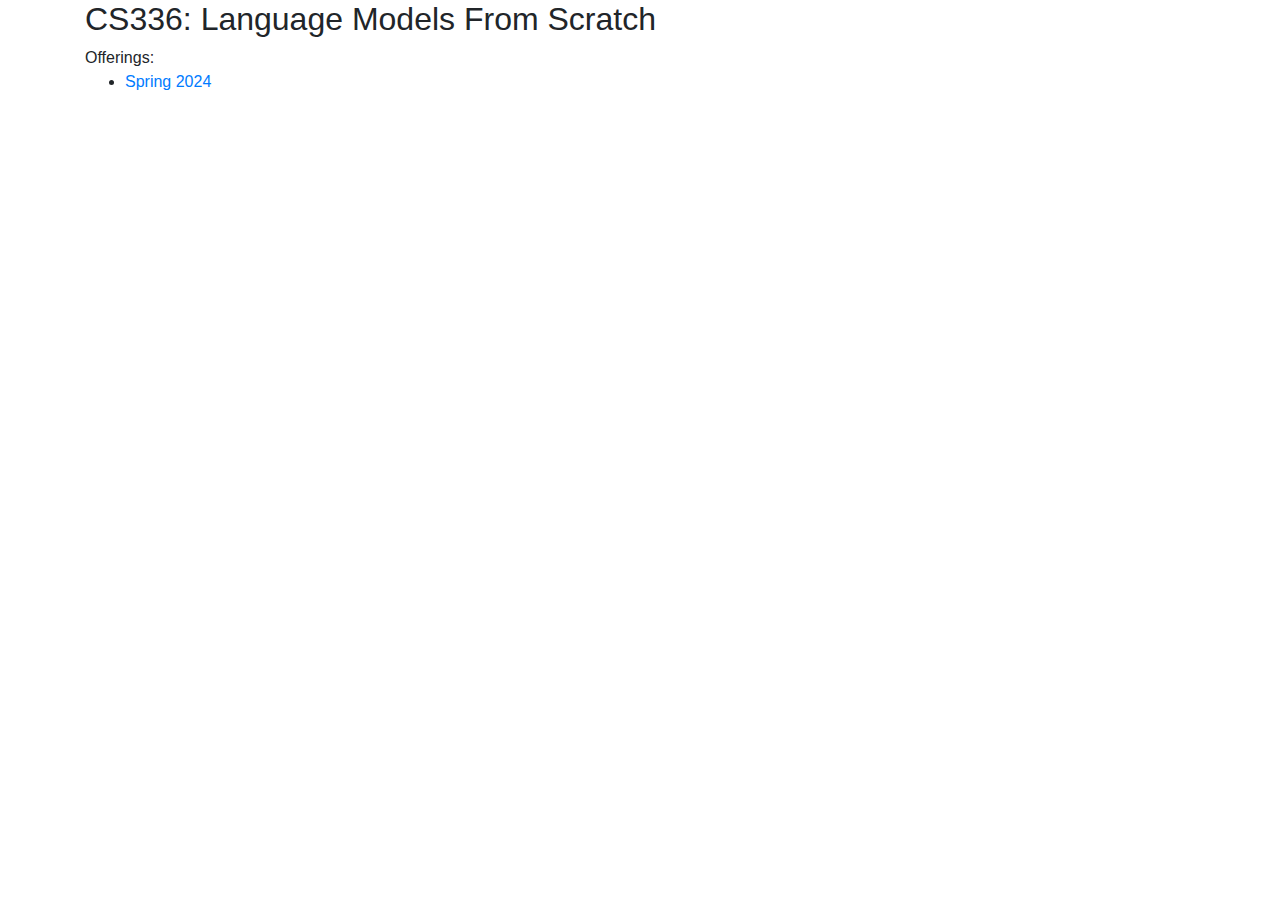
<file: index.html>
<!DOCTYPE html>
<html>
<head>
  <link rel="stylesheet" href="https://maxcdn.bootstrapcdn.com/bootstrap/4.0.0/css/bootstrap.min.css" integrity="sha384-Gn5384xqQ1aoWXA+058RXPxPg6fy4IWvTNh0E263XmFcJlSAwiGgFAW/dAiS6JXm" crossorigin="anonymous">
</head>

<body>
  <div class="container">
    <div class="row">
      <div class="col-sm-12">
        <h2>CS336: Language Models From Scratch</h2>
        Offerings:
        <ul>
          <li><a href="spring2024">Spring 2024</a></li>
        </ul>
      </div>
    </div>
  </div>
</body>
</html>
</file>
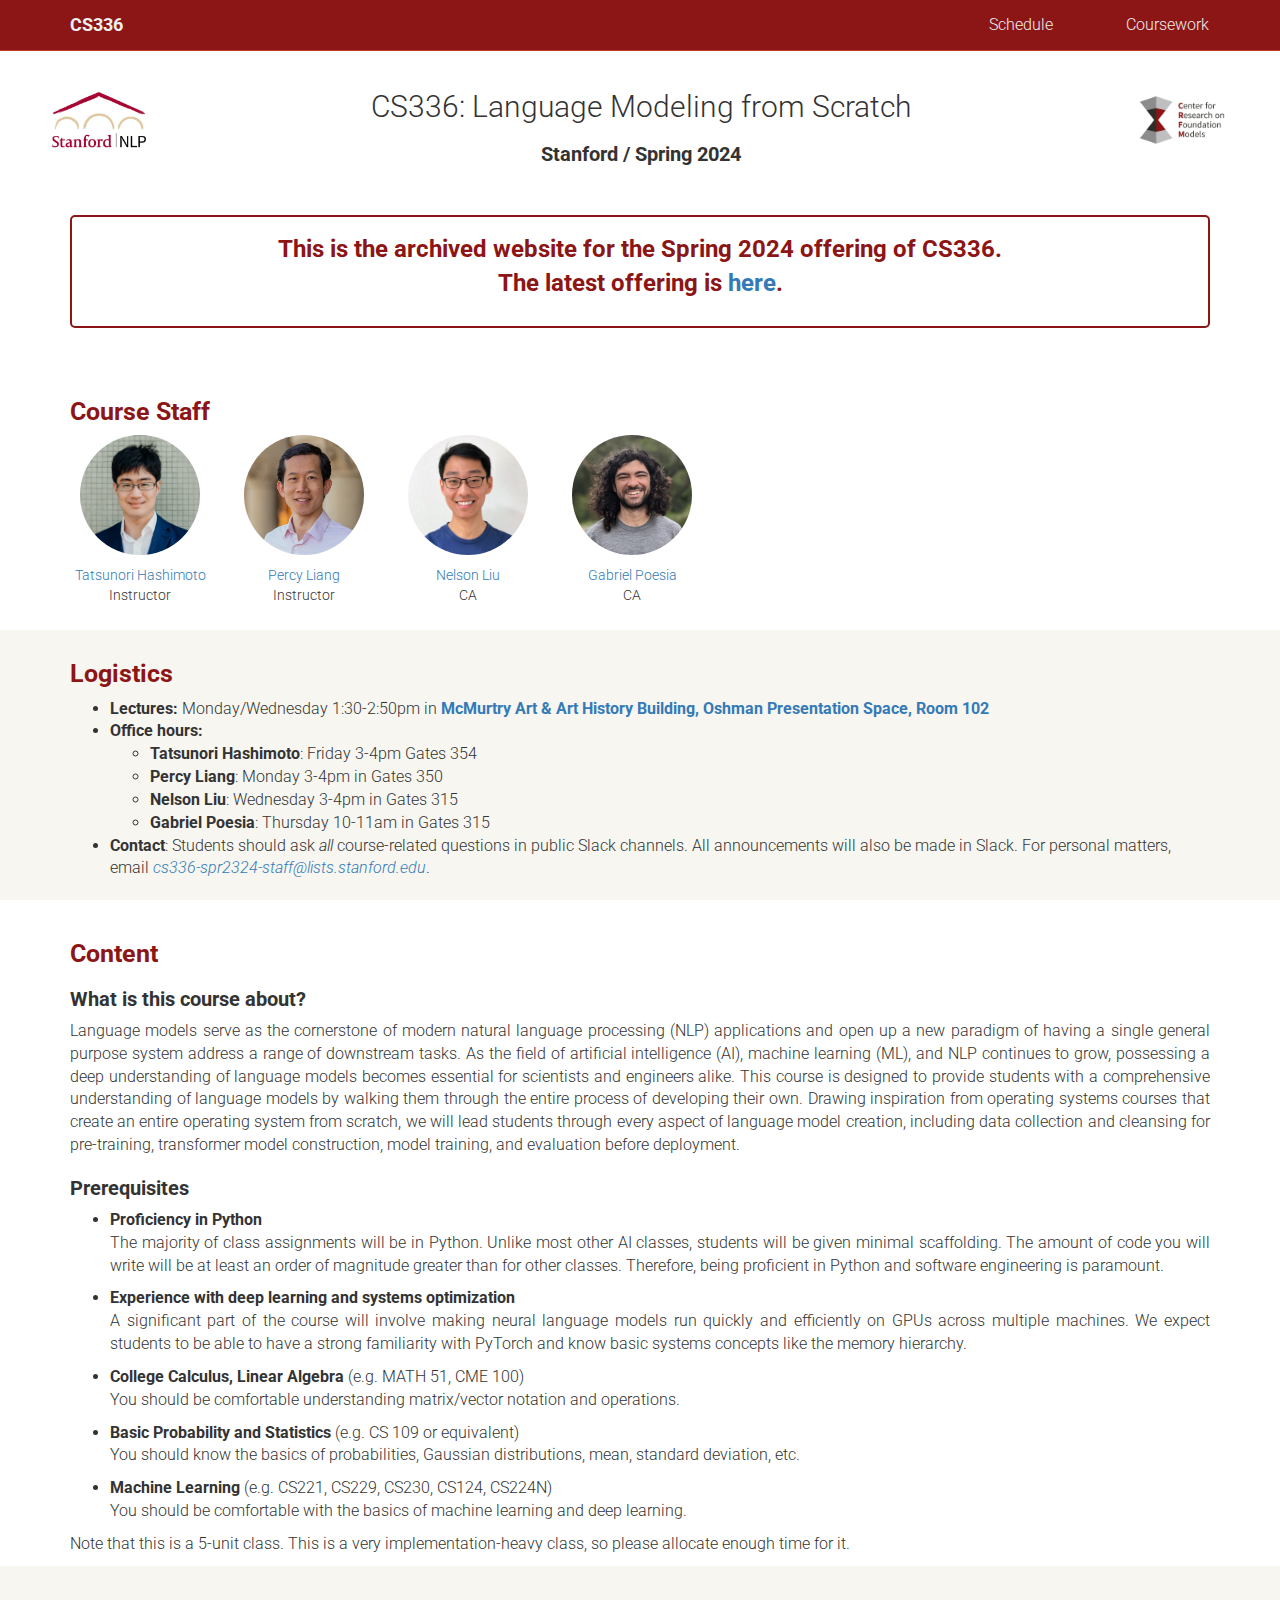
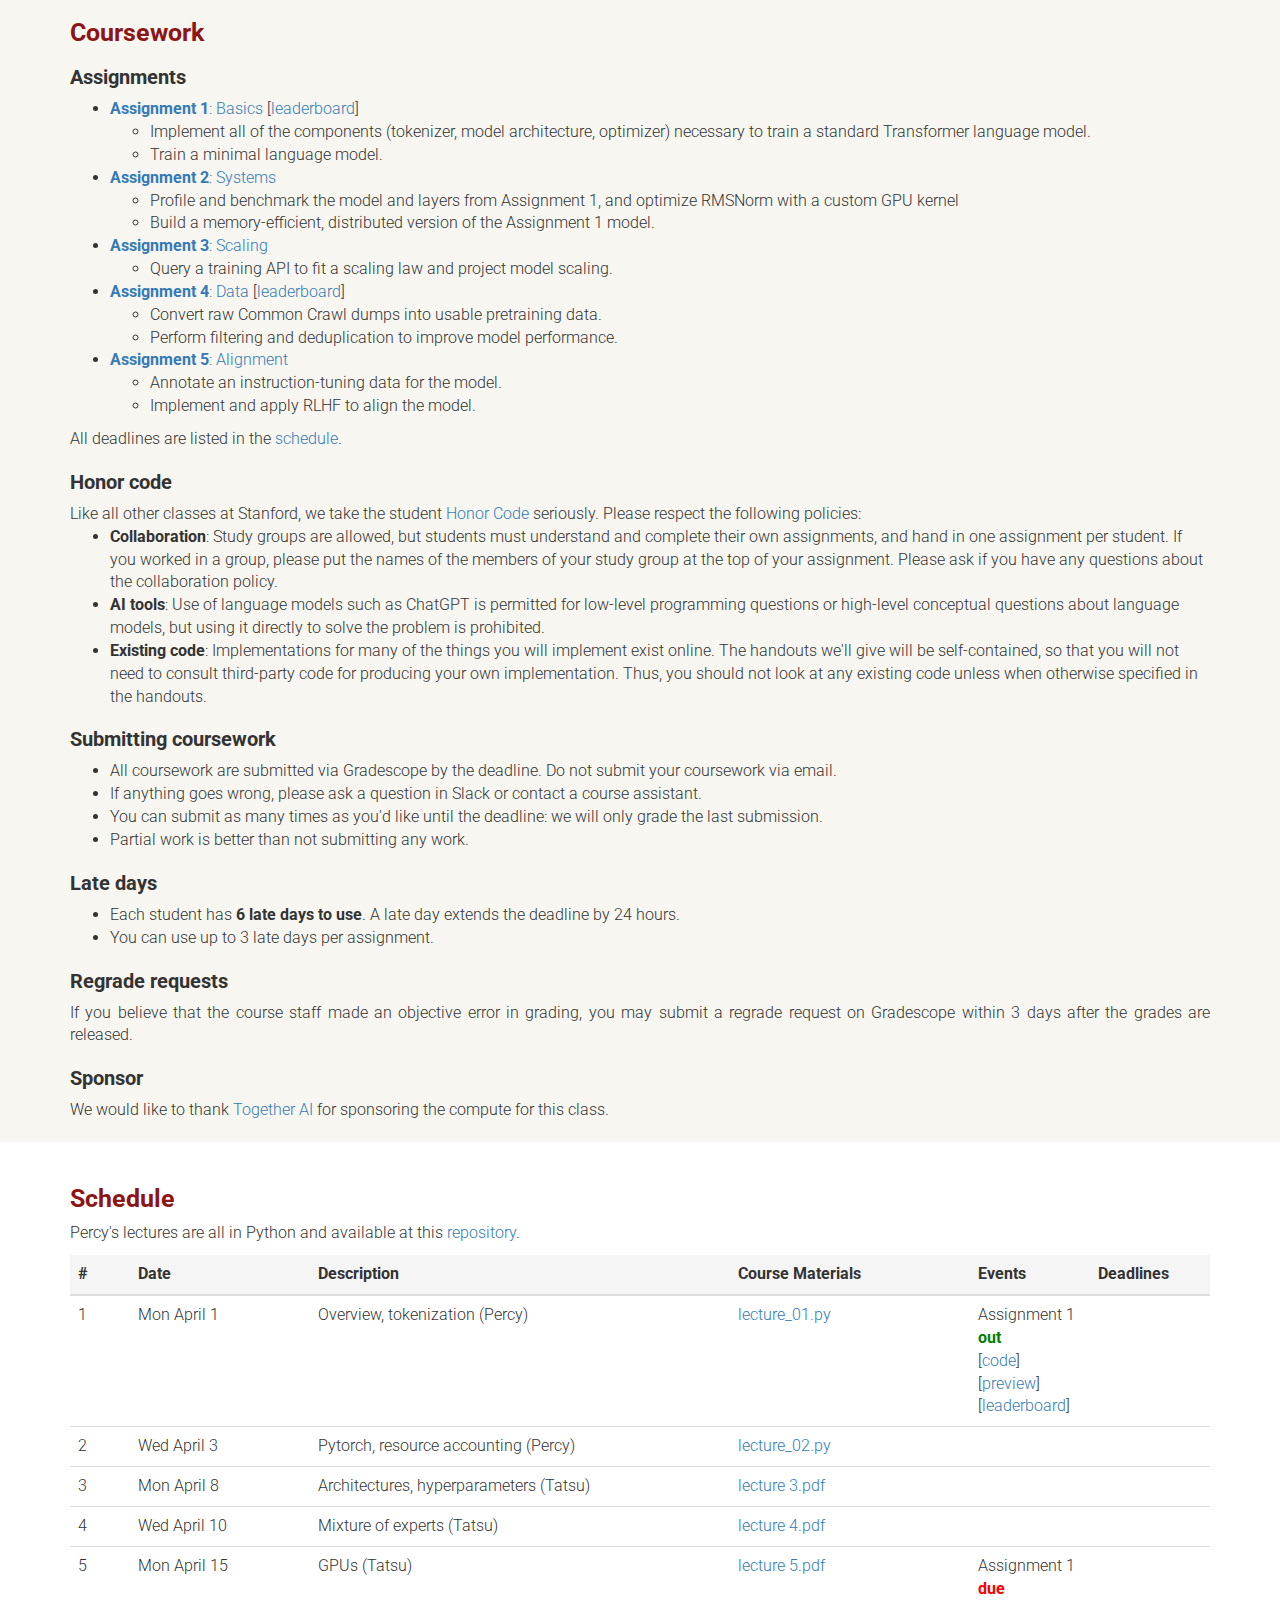
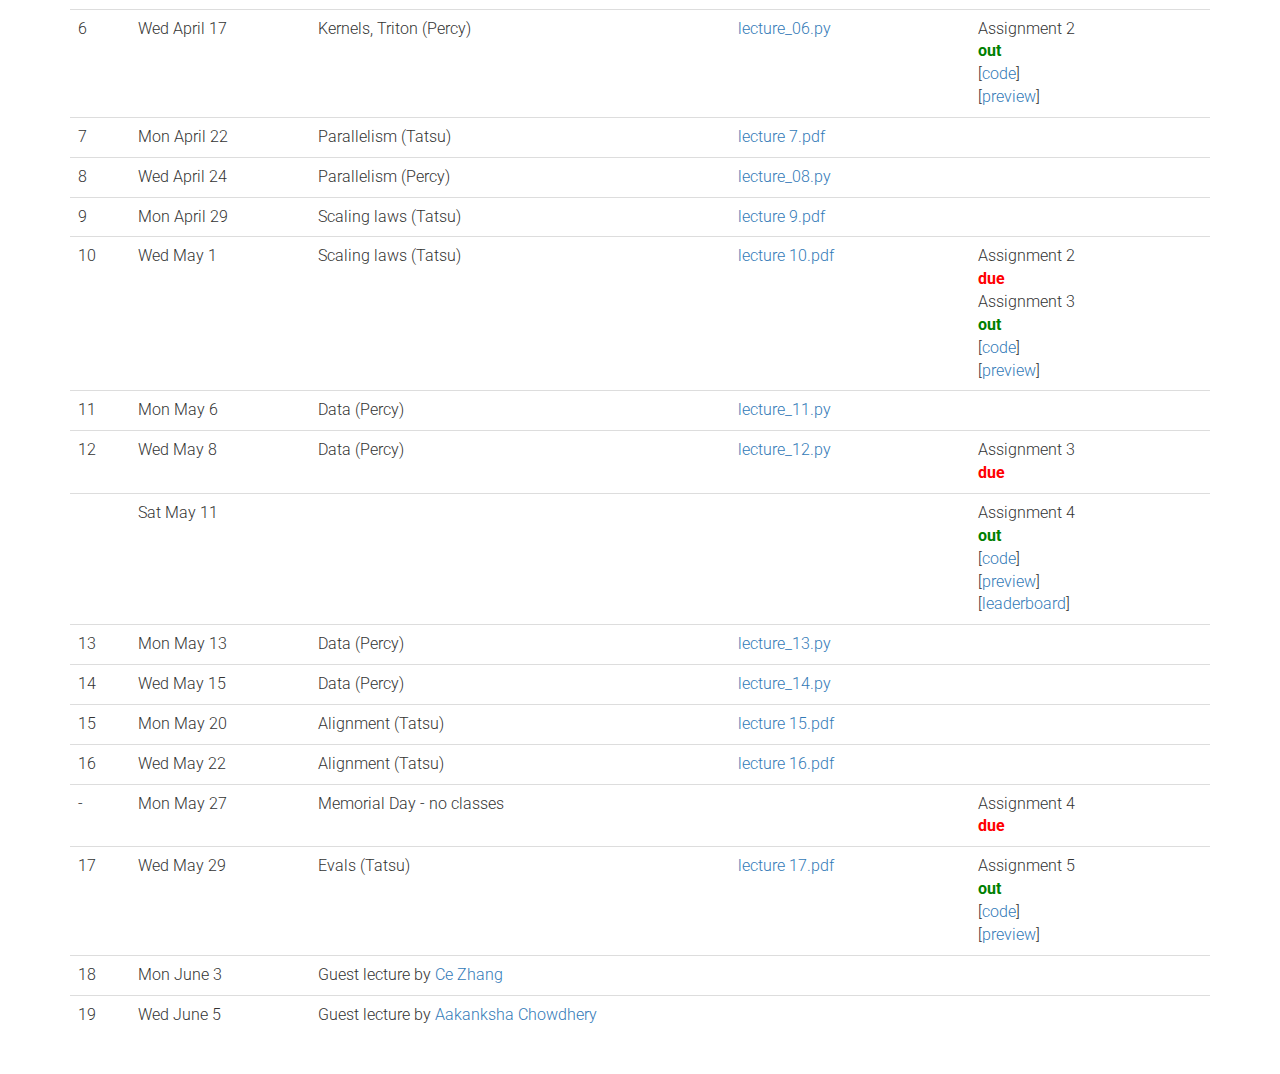
<file: spring2024/index.html>
<!DOCTYPE html>
<html lang="en">
  <head>
    <meta charset="utf-8">
    <meta http-equiv="X-UA-Compatible" content="IE=edge">
    <meta name="viewport" content="width=device-width, initial-scale=1">
    <title>Stanford CS336 | Language Modeling from Scratch (2024)</title>
    <meta
      name="description"
      content="Archived course website for Stanford CS336: Language Modeling from Scratch (Spring 2024), including schedule, assignments, logistics, and materials."
    >
    <meta
      name="robots"
      content="index,follow,max-snippet:-1,max-image-preview:large,max-video-preview:-1"
    >
    <meta name="author" content="Stanford CS336 Staff">
    <link rel="canonical" href="https://cs336.stanford.edu/spring2024/">
    <meta property="og:locale" content="en_US">
    <meta property="og:type" content="website">
    <meta property="og:title" content="Stanford CS336 | Language Modeling from Scratch (Spring 2024 Archive)">
    <meta
      property="og:description"
      content="Archived course website for Stanford CS336: Language Modeling from Scratch (Spring 2024), including schedule, assignments, logistics, and materials."
    >
    <meta property="og:url" content="https://cs336.stanford.edu/spring2024/">
    <meta property="og:site_name" content="Stanford CS336">
    <meta
      property="og:image"
      content="https://cs336.stanford.edu/assets/images/stanford-nlp-logo-new.jpg"
    >
    <meta
      property="og:image:alt"
      content="Stanford CS336 Spring 2024 archived course website"
    >
    <meta name="twitter:card" content="summary_large_image">
    <meta
      name="twitter:title"
      content="Stanford CS336 | Language Modeling from Scratch (Spring 2024 Archive)"
    >
    <meta
      name="twitter:description"
      content="Archived course website for Stanford CS336: Language Modeling from Scratch (Spring 2024), including schedule, assignments, logistics, and materials."
    >
    <meta
      name="twitter:image"
      content="https://cs336.stanford.edu/assets/images/stanford-nlp-logo-new.jpg"
    >
    <meta
      name="twitter:image:alt"
      content="Stanford CS336 Spring 2024 archived course website"
    >
    <link rel="preconnect" href="https://fonts.googleapis.com">
    <link rel="preconnect" href="https://fonts.gstatic.com" crossorigin>
    <script type="application/ld+json">
      {
        "@context": "https://schema.org",
        "@type": "Course",
        "name": "CS336: Language Modeling from Scratch (Spring 2024)",
        "courseCode": "CS336",
        "description": "Archived Stanford CS336 Spring 2024 materials for a hands-on course on building and understanding modern language models from scratch.",
        "provider": {
          "@type": "CollegeOrUniversity",
          "name": "Stanford University",
          "url": "https://www.stanford.edu"
        },
        "url": "https://cs336.stanford.edu/spring2024/",
        "inLanguage": "en"
      }
    </script>
    <!-- bootstrap -->
    <link rel="stylesheet" href="https://maxcdn.bootstrapcdn.com/bootstrap/3.2.0/css/bootstrap.min.css">
    <!-- Google fonts -->
    <link href='https://fonts.googleapis.com/css?family=Roboto:400,300' rel='stylesheet' type='text/css'>
    <link rel="stylesheet" type="text/css" href="./style.css" />
    <link rel="stylesheet" href="https://maxcdn.bootstrapcdn.com/font-awesome/4.4.0/css/font-awesome.min.css">
  </head>
  <body>
    <nav class="navbar navbar-default navbar-fixed-top">
      <div class="container">
        <div class="navbar-header">
          <a class="navbar-brand brand" href="index.html">CS336</a>
          <button type="button" class="navbar-toggle collapsed" data-toggle="collapse" data-target="#bs-example-navbar-collapse-1" aria-expanded="false">
            <span class="icon-bar"></span>
            <span class="icon-bar"></span>
            <span class="icon-bar"></span>
          </button>
        </div>
        <div class="collapse navbar-collapse" id="bs-example-navbar-collapse-1">
          <ul class="nav navbar-nav navbar-right">
            <li class="navbar-right">
              <a href="#coursework">Coursework</a>
            </li>
            <li class="navbar-right">
              <a href="#schedule">Schedule</a>
            </li>
          </ul>
        </div>
      </div>
    </nav>
    <div id="header" style="text-align:center">
      <a href="https://nlp.stanford.edu/">
        <img
          src="/assets/images/stanford-nlp-logo-new.jpg"
          class="logo-left"
          alt="Stanford Natural Language Processing Group logo"
        >
      </a>
      <a href="https://crfm.stanford.edu">
        <img
          src="/assets/images/crfm-rgb.png"
          class="logo-right"
          alt="Stanford Center for Research on Foundation Models logo"
        >
      </a>
      <h1>CS336: Language Modeling from Scratch</h1>
      <h3>Stanford / Spring 2024</h3>
    </div>
    <!-- Intro -->
    <div class="container sec" id="intro">
      <div style="border: 2px solid #8c1515; padding: 15px; border-radius: 5px; margin: 20px 0;">
        <p style="text-align: center;">
        <font style="color: #8c1515; font-weight: bold; font-size: 24px;"> 
          This is the archived website for the Spring 2024 offering of CS336. 
          <br>
          The latest offering is <a href="/">here</a>.
        </font>
        </p>
      </div>
    </div>
    <!-- Staff Info -->
    <div class="container sec" id="people">
      <!-- <div class="row"> -->
      <div class="col">
        <h2>Course Staff</h2>
        <div class="instructor">
          <a href="https://thashim.github.io/">
            <div class="instructorphoto">
              <img src="/assets/images/thashim.jpeg" alt="Tatsunori Hashimoto headshot">
            </div>
            <div>Tatsunori Hashimoto</div>
          </a>
          <div>Instructor</div>
        </div>
        <div class="instructor">
          <a href="https://cs.stanford.edu/~pliang/">
            <div class="instructorphoto">
              <img src="/assets/images/pliang.jpeg" alt="Percy Liang headshot">
            </div>
            <div>Percy Liang</div>
          </a>
          <div>Instructor</div>
        </div>
        <div class="instructor">
          <a href="https://cs.stanford.edu/~nfliu/">
            <div class="instructorphoto">
              <img src="/assets/images/nfliu.jpg" alt="Nelson Liu headshot">
            </div>
            <div>Nelson Liu</div>
          </a>
          <div>CA</div>
        </div>
        <div class="instructor">
          <a href="https://gpoesia.com/">
            <div class="instructorphoto">
              <img src="/assets/images/poesia.jpeg" alt="Gabriel Poesia headshot">
            </div>
            <div>Gabriel Poesia</div>
          </a>
          <div>CA</div>
        </div>
      </div>
    </div>
    <!-- Logistics -->
    <div class="sechighlight">
      <div class="container sec" id="logistics">
        <h2>Logistics</h2>
        <ul>
          <li>
            <b>Lectures:</b> Monday/Wednesday 1:30-2:50pm in <b><a href="https://campus-map.stanford.edu/?srch=Oshman%20Hall">McMurtry Art & Art History Building, Oshman Presentation Space, Room 102</a></b></li>
          <li>
            <b>Office hours:</b>
            <ul>
              <li>
                <b>Tatsunori Hashimoto</b>: Friday 3-4pm Gates 354
              </li>
              <li>
                <b>Percy Liang</b>: Monday 3-4pm in Gates 350
              </li>
              <li>
                <b>Nelson Liu</b>: Wednesday 3-4pm in Gates 315
              </li>
              <li>
                <b>Gabriel Poesia</b>: Thursday 10-11am in Gates 315
              </li>
            </ul>
          </li>
          <li>
            <b>Contact</b>:
            Students should ask <i>all</i> course-related questions in public Slack channels.
            All announcements will also be made in Slack.
            For personal matters,
            email <a href="mailto:cs336-spr2324-staff@lists.stanford.edu">
              <i>cs336-spr2324-staff@lists.stanford.edu</i></a>.
          </li>
        </ul>
      </div>
    </div>
  <!-- Content -->
  <div class="container sec" id="content">
    <h2>Content</h2>
    <h3>What is this course about?</h3>
    <p> Language models serve as the cornerstone of modern natural language processing (NLP) applications and open up a new paradigm of having a single general purpose system address a range of downstream tasks. As the field of artificial intelligence (AI), machine learning (ML), and NLP continues to grow, possessing a deep understanding of language models becomes essential for scientists and engineers alike. This course is designed to provide students with a comprehensive understanding of language models by walking them through the entire process of developing their own. Drawing inspiration from operating systems courses that create an entire operating system from scratch, we will lead students through every aspect of language model creation, including data collection and cleansing for pre-training, transformer model construction, model training, and evaluation before deployment. </p>
    <h3>Prerequisites</h3>
    <ul>
      <li>
        <b>Proficiency in Python</b>
        <p>The majority of class assignments will be in Python.
        Unlike most other AI classes,
        students will be given minimal scaffolding.
        The amount of code you will write will be at least an order of magnitude
        greater than for other classes.
        Therefore, being proficient in Python and software engineering is paramount.</p>
      </li>
      <li>
        <b>Experience with deep learning and systems optimization</b>
        <p> A significant part of the course will involve making neural language models run quickly and efficiently on GPUs across multiple machines. We expect students to be able to have a strong familiarity with PyTorch and know basic systems concepts like the memory hierarchy.
      <li>
        <b>College Calculus, Linear Algebra</b> (e.g. MATH 51, CME 100) <p>You should be comfortable understanding matrix/vector notation and operations.</p>
      </li>
      <li>
        <b>Basic Probability and Statistics</b> (e.g. CS 109 or equivalent) <p>You should know the basics of probabilities, Gaussian distributions, mean, standard deviation, etc.</p>
      </li>
      <li>
        <b>Machine Learning</b> (e.g. CS221, CS229, CS230, CS124, CS224N) <p>You should be comfortable with the basics of machine learning and deep learning.</p>
      </li>
    </ul>
    <p>
    Note that this is a 5-unit class.
    This is a very implementation-heavy class, so please allocate enough time for it.
    </p>
  </div>
  <!-- Coursework -->
  <!-- Note the margin-top:-20px and the <br> serve to make the #coursework hyperlink display correctly (with the h2 header visible) -->
  <div class="sechighlight">
    <div class="container sec" id="coursework" style="margin-top:-20px">
      <br>
      <h2>Coursework</h2>
      <h3>Assignments</h3>
      <ul>
        <li>
          <a href="https://github.com/stanford-cs336/spring2024-assignment1-basics"><b>Assignment 1</b>: Basics</a> [<a href="https://github.com/stanford-cs336/spring2024-assignment1-basics-leaderboard">leaderboard</a>]</li>
        <ul>
          <li> Implement all of the components (tokenizer, model architecture, optimizer) necessary to train a standard Transformer language model. </li>
          <li> Train a minimal language model.</li>
        </ul>
	      <li><a href="https://github.com/stanford-cs336/spring2024-assignment2-systems"><b>Assignment 2</b>: Systems</a></li>
	      <ul>
          <li>Profile and benchmark the model and layers from Assignment 1, and optimize RMSNorm with a custom GPU kernel</li>
          <li>Build a memory-efficient, distributed version of the Assignment 1 model.</li>
        </ul>
        <li><a href="https://github.com/stanford-cs336/spring2024-assignment3-scaling"><b>Assignment 3</b>: Scaling</a></li>
<ul>
          <li> Query a training API to fit a scaling law and project model scaling. </li>
        </ul>
        <li><a href="https://github.com/stanford-cs336/spring2024-assignment4-data"><b>Assignment 4</b>: Data</a> [<a href="https://github.com/stanford-cs336/spring2024-assignment4-data-leaderboard">leaderboard</a>]</li>
        <ul>
          <li> Convert raw Common Crawl dumps into usable pretraining data. </li>
          <li> Perform filtering and deduplication to improve model performance. </li>
        </ul>
        <li><a href="https://github.com/stanford-cs336/spring2024-assignment5-alignment"><b>Assignment 5</b>: Alignment</li></a>
        <ul>
          <li> Annotate an instruction-tuning data for the model. </li>
          <li> Implement and apply RLHF to align the model. </li>
        </ul>
      </ul>
      All deadlines are listed in the <a href="#schedule">schedule</a>.

      <h3>Honor code</h3>
        Like all other classes at Stanford, we take the student <a href="https://ed.stanford.edu/academics/masters-handbook/honor-code">Honor Code</a> seriously.
        Please respect the following policies:
        <ul>
          <li>
            <b>Collaboration</b>: Study groups are allowed, but students must understand and complete their own assignments, and hand in one assignment per student.
            If you worked in a group, please put the names of the members of your study group at the top of your assignment.
            Please ask if you have any questions about the collaboration policy.
          </li>
          <li>
            <b>AI tools</b>: Use of language models such as ChatGPT is permitted for low-level programming questions or high-level conceptual questions about language models, but using it directly to solve the problem is prohibited.
          </li>
          <li>
            <b>Existing code</b>: Implementations for many of the things you will implement exist online.
            The handouts we'll give will be self-contained, so that you will not need to consult third-party code for producing your own implementation.
	    Thus, you should not look at any existing code unless when otherwise specified in the handouts.
          </li>
        </ul>

      <h3>Submitting coursework</h3>
      <ul>
        <li>All coursework are submitted via Gradescope by the deadline. Do not submit your coursework via email.</li>
        <li>If anything goes wrong, please ask a question in Slack or contact a course assistant.</li>
        <li>You can submit as many times as you'd like until the deadline: we will only grade the last submission.</li>
        <li>Partial work is better than not submitting any work.</li>
      </ul>
      <h3>Late days</h3>
      <ul>
        <li>Each student has <b>6 late days to use</b>. A late day extends the deadline by 24 hours. </li>
	<li>You can use up to 3 late days per assignment.</li>
      </ul>
      <h3>Regrade requests</h3>
      <p>If you believe that the course staff made an objective error in grading, you may submit a regrade request on Gradescope within 3 days after the grades are released.</p>
      <h3>Sponsor</h3>
      <p>We would like to thank <a href="https://together.ai">Together AI</a> for sponsoring the compute for this class.</p>
    </div>
  </div>
  <!-- Schedule -->
  <!-- Note the margin-top:-20px and the <br> serve to make the #schedule hyperlink display correctly (with the h2 header visible) -->
  <div class="container sec" id="schedule" style="margin-top:-20px">
    <br>
    <h2>Schedule</h2>
    <p>
      Percy's lectures are all in Python and available at this
      <a href="https://github.com/stanford-cs336/spring2024-lectures">repository</a>.
    </p>

    <table class="table">
      <colgroup>
        <col style="width:5%">
        <col style="width:15%">
        <col style="width:35%">
        <col style="width:20%">
        <col style="width:10%">
        <col style="width:10%">
      </colgroup>
      <thead>
        <tr class="active">
          <th>#</th>
          <th>Date</th>
          <th>Description</th>
          <th>Course Materials</th>
          <th>Events</th>
          <th>Deadlines</th>
        </tr>
      </thead>
      <tbody>
        <tr>
          <td> 1 </td>
          <td> Mon April 1 </td>
          <td> Overview, tokenization (Percy) </td>
          <td> <a href="https://github.com/stanford-cs336/spring2024-lectures/blob/main/lecture_01.py">lecture_01.py</a> </td>
          <td>
            Assignment 1 <b><font color="green">out</font></b>
            <br>
            [<a href="https://github.com/stanford-cs336/spring2024-assignment1-basics">code</a>]
            <br>
            [<a href="https://github.com/stanford-cs336/spring2024-assignment1-basics/blob/master/cs336_spring2024_assignment1_basics.pdf">preview</a>]
            <br>
            [<a href="https://github.com/stanford-cs336/spring2024-assignment1-basics-leaderboard">leaderboard</a>]
          </td>
          <td></td>
        </tr>
        <tr>
          <td> 2 </td>
          <td>Wed April 3</td>
          <td> Pytorch, resource accounting (Percy) </td>
          <td> <a href="https://github.com/stanford-cs336/spring2024-lectures/blob/main/lecture_02.py">lecture_02.py</a> </td>
          <td></td>
          <td></td>
        </tr>
        <tr>
          <td> 3 </td>
          <td> Mon April 8 </td>
          <td> Architectures, hyperparameters (Tatsu) </td>
          <td> <a href="https://github.com/stanford-cs336/spring2024-lectures/blob/main/nonexecutable/Lecture%203%20-%20architecture.pdf">lecture 3.pdf</a></td>
          <td></td>
          <td></td>
        </tr>
        <tr>
          <td> 4 </td>
          <td>Wed April 10</td>
          <td> Mixture of experts (Tatsu) </td>
          <td> <a href="https://github.com/stanford-cs336/spring2024-lectures/blob/main/nonexecutable/Lecture%204%20-%20details%20%2B%20MoEs.pdf">lecture 4.pdf</a></td>
          <td></td>
          <td></td>
        </tr>
        <tr>
          <td> 5 </td>
          <td> Mon April 15 </td>
          <td>GPUs (Tatsu)</td>
          <td> <a href="https://github.com/stanford-cs336/spring2024-lectures/blob/main/nonexecutable/Lecture%205%20-%20GPUs.pdf">lecture 5.pdf</a></td>
          <td>Assignment 1 <b><font color="red">due</font></b></td>
          <td></td>
        </tr>
        <tr>
          <td> 6 </td>
          <td>Wed April 17</td>
          <td>Kernels, Triton (Percy)</td>
          <td> <a href="https://github.com/stanford-cs336/spring2024-lectures/blob/main/lecture_06.py">lecture_06.py</a> </td>
          <td>Assignment 2 <b><font color="green">out</font></b>
            <br>
            [<a href="https://github.com/stanford-cs336/spring2024-assignment2-systems">code</a>]
            <br>
            [<a href="https://github.com/stanford-cs336/spring2024-assignment2-systems/blob/master/cs336_spring2024_assignment2_systems.pdf">preview</a>]
	        </td>
          <td></td>
        </tr>
        <tr>
          <td> 7 </td>
          <td>Mon April 22</td>
          <td>Parallelism (Tatsu)</td>
          <td> <a href="https://github.com/stanford-cs336/spring2024-lectures/blob/main/nonexecutable/Lecture%207%20-%20Parallelism%20basics.pdf">lecture 7.pdf</a></td>
          <td></td>
          <td></td>
        </tr>
        <tr>
          <td> 8 </td>
          <td>Wed April 24</td>
          <td>Parallelism (Percy)</td>
          <td> <a href="https://github.com/stanford-cs336/spring2024-lectures/blob/main/lecture_08.py">lecture_08.py</a> </td>
          <td></td>
          <td></td>
        </tr>
        <tr>
          <td> 9 </td>
          <td>Mon April 29</td>
          <td>Scaling laws (Tatsu)</td>
          <td> <a href="https://github.com/stanford-cs336/spring2024-lectures/blob/main/nonexecutable/Lecture%209%20-%20Scaling%20laws%20basics.pdf">lecture 9.pdf</a></td>
          <td></td>
          <td></td>
        </tr>
        <tr>
          <td> 10 </td>
          <td>Wed May 1</td>
          <td>Scaling laws (Tatsu)</td>
          <td><a href="https://github.com/stanford-cs336/spring2024-lectures/blob/main/nonexecutable/Lecture%2010%20-%20Scaling%20details.pdf">lecture 10.pdf</a></td>
          <td>
            Assignment 2 <b><font color="red">due</font></b>
            <br/>
            Assignment 3 <b><font color="green">out</font></b>
            <br>
            [<a href="https://github.com/stanford-cs336/spring2024-assignment3-scaling">code</a>]
            <br>
            [<a href="https://github.com/stanford-cs336/spring2024-assignment3-scaling/blob/master/cs336_spring2024_assignment3_scaling.pdf">preview</a>]
          </td>
          <td></td>
        </tr>
        <tr>
          <td> 11 </td>
          <td>Mon May 6</td>
          <td>Data (Percy)</td>
          <td> <a href="https://github.com/stanford-cs336/spring2024-lectures/blob/main/lecture_11.py">lecture_11.py</a> </td>
          <td></td>
          <td></td>
        </tr>
        <tr>
          <td> 12 </td>
          <td>Wed May 8</td>
          <td>Data (Percy)</td>
          <td> <a href="https://github.com/stanford-cs336/spring2024-lectures/blob/main/lecture_12.py">lecture_12.py</a> </td>
          <td>Assignment 3 <b><font color="red">due</font></b></td>
          <td></td>
        </tr>
        <tr>
          <td></td>
          <td>Sat May 11</td>
          <td></td>
          <td></td>
          <td>
            Assignment 4 <b><font color="green">out</font></b>
            <br>
            [<a href="https://github.com/stanford-cs336/spring2024-assignment4-data">code</a>]
            <br>
            [<a href="https://github.com/stanford-cs336/spring2024-assignment4-data/blob/master/cs336_spring2024_assignment4_data.pdf">preview</a>]
            <br>
            [<a href="https://github.com/stanford-cs336/spring2024-assignment4-data-leaderboard">leaderboard</a>]
          </td>
          <td></td>
        </tr>
        <tr>
          <td> 13 </td>
          <td>Mon May 13</td>
          <td>Data (Percy)</td>
          <td> <a href="https://github.com/stanford-cs336/spring2024-lectures/blob/main/lecture_13.py">lecture_13.py</a> </td>
          <td></td>
          <td></td>
        </tr>
        <tr>
          <td> 14 </td>
          <td>Wed May 15</td>
          <td>Data (Percy)</td>
          <td> <a href="https://github.com/stanford-cs336/spring2024-lectures/blob/main/lecture_14.py">lecture_14.py</a> </td>
          <td></td>
          <td></td>
        </tr>
        <tr>
          <td> 15 </td>
          <td>Mon May 20</td>
          <td>Alignment (Tatsu)</td>
          <td> <a href="https://github.com/stanford-cs336/spring2024-lectures/blob/main/nonexecutable/Lecture%2015%20-%20Alignment%20by%20SFT.pdf">lecture 15.pdf</a></td>
          <td></td>
          <td></td>
        </tr>
        <tr>
          <td> 16 </td>
          <td>Wed May 22</td>
          <td>Alignment (Tatsu)</td>
          <td> <a href="https://github.com/stanford-cs336/spring2024-lectures/blob/main/nonexecutable/Lecture%2016%20-%20Alignment%20by%20RLHF.pdf">lecture 16.pdf</a></td>
          <td></td>
          <td></td>
        </tr>
        <tr>
          <td> - </td>
          <td>Mon May 27</td>
          <td>Memorial Day - no classes</td>
          <td></td>
          <td>Assignment 4 <b><font color="red">due</font></b></td>
          <td></td>
        </tr>
        <tr>
          <td> 17 </td>
          <td>Wed May 29</td>
          <td>Evals (Tatsu)</td>
          <td> <a href="https://github.com/stanford-cs336/spring2024-lectures/blob/main/nonexecutable/Lecture%2017%20-%20Evals.pdf">lecture 17.pdf</a></td>
          <td>
            Assignment 5 <b><font color="green">out</font></b>
            <br>
            [<a href="https://github.com/stanford-cs336/spring2024-assignment5-alignment">code</a>]
            <br>
            [<a href="https://github.com/stanford-cs336/spring2024-assignment5-alignment/blob/master/cs336_spring2024_assignment5_alignment.pdf">preview</a>]
          </td>
          <td></td>
        </tr>
        <tr>
          <td> 18 </td>
          <td>Mon June 3</td>
          <td>Guest lecture by <a href="https://zhangce.github.io/">Ce Zhang</a></td>
          <td></td>
          <td></td>
          <td></td>
        </tr>
        <tr>
          <td> 19 </td>
          <td>Wed June 5</td>
          <td>Guest lecture by <a href="https://www.achowdhery.com">Aakanksha Chowdhery</a></td>
          <td></td>
          <td></td>
          <td></td>
        </tr>
      </tbody>
    </table>
  </div>
  <!-- jQuery and Bootstrap -->
  <script src="https://ajax.googleapis.com/ajax/libs/jquery/1.11.1/jquery.min.js"></script>
  <script src="https://maxcdn.bootstrapcdn.com/bootstrap/3.2.0/js/bootstrap.min.js"></script>
  </body>
</html>
</file>
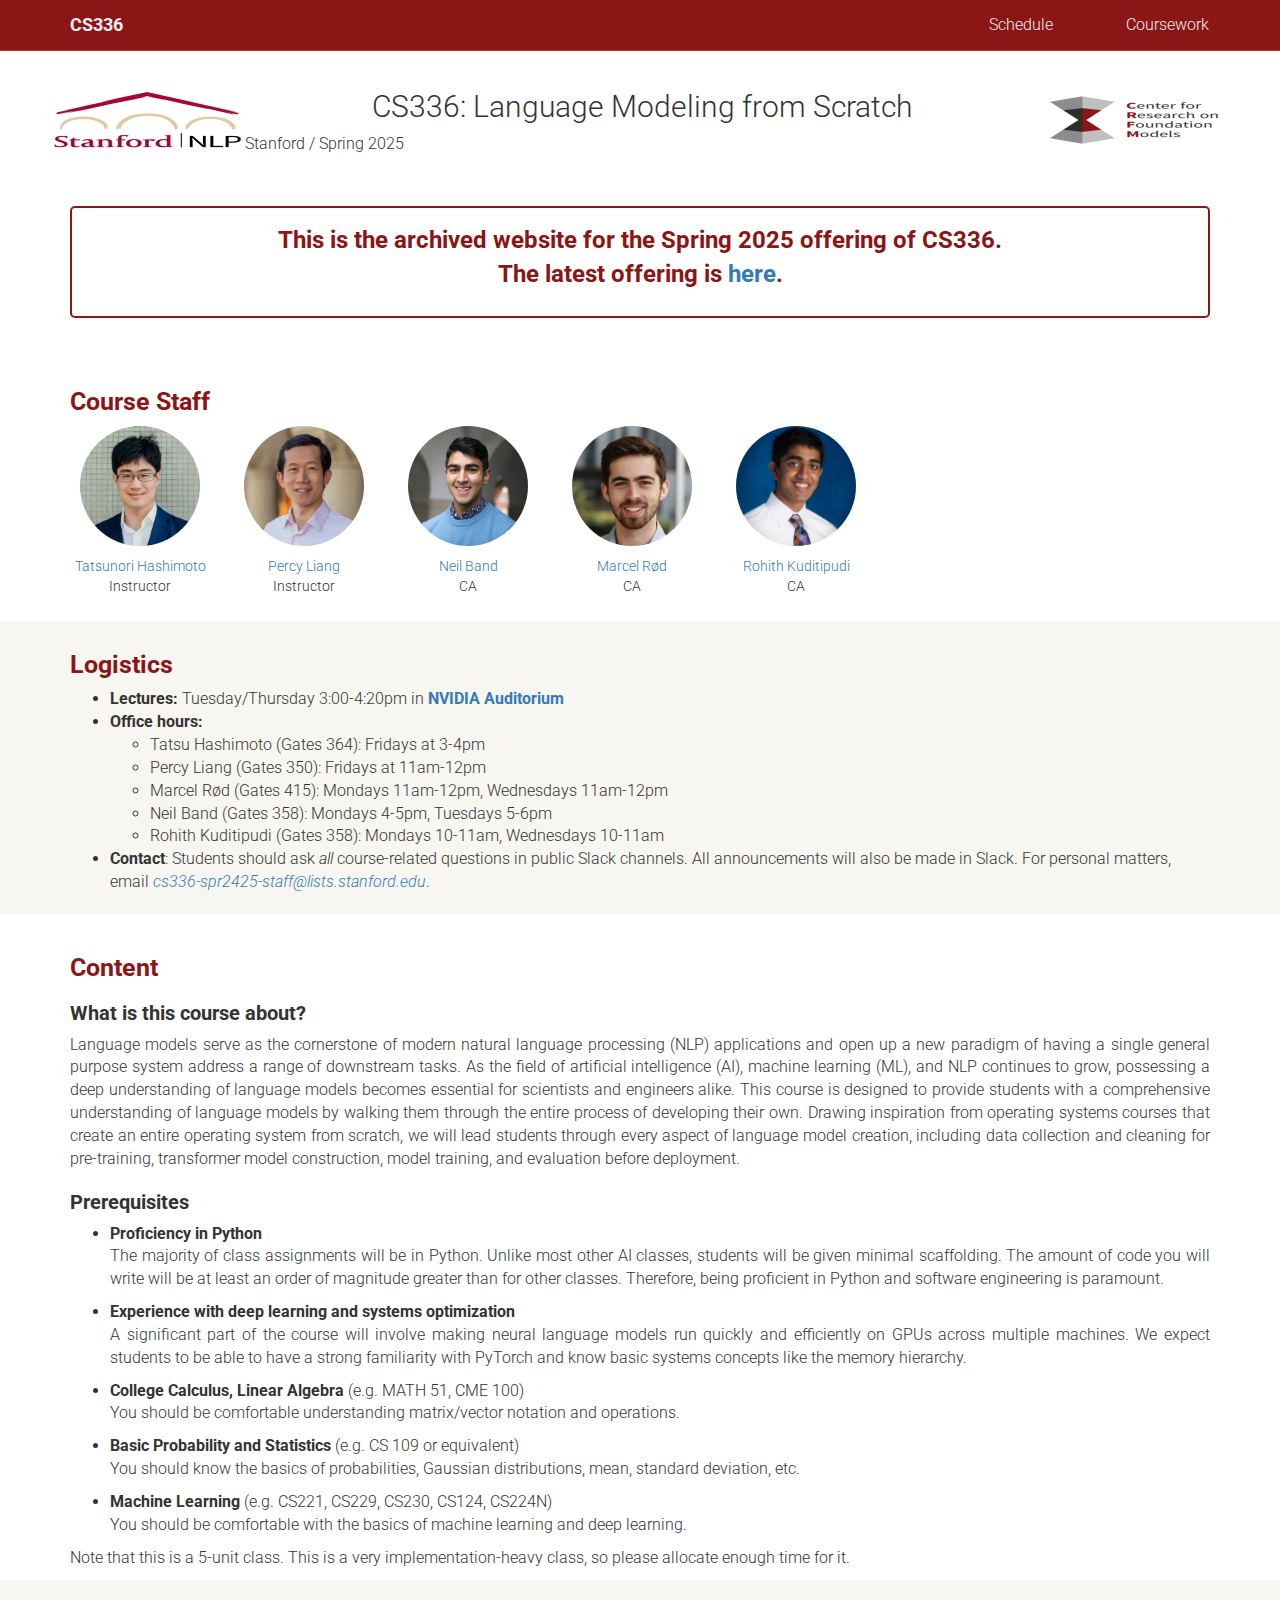
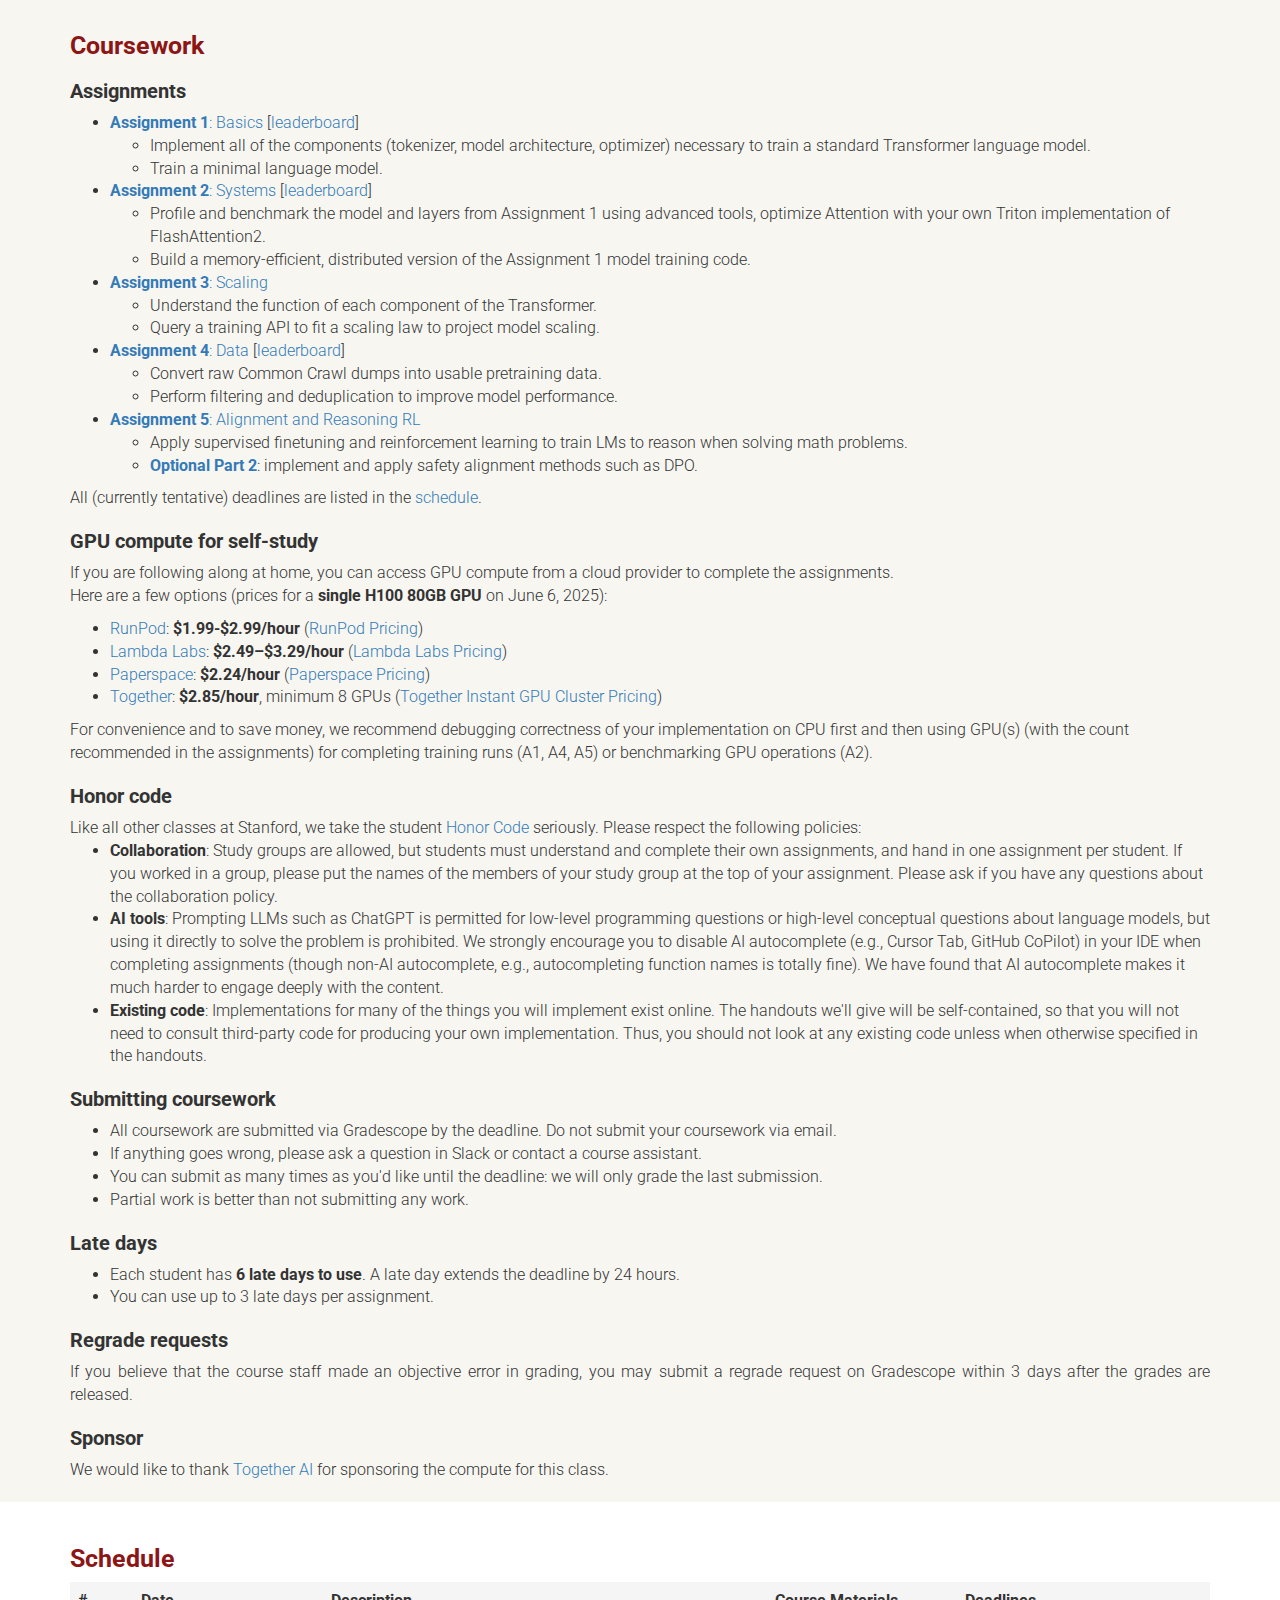
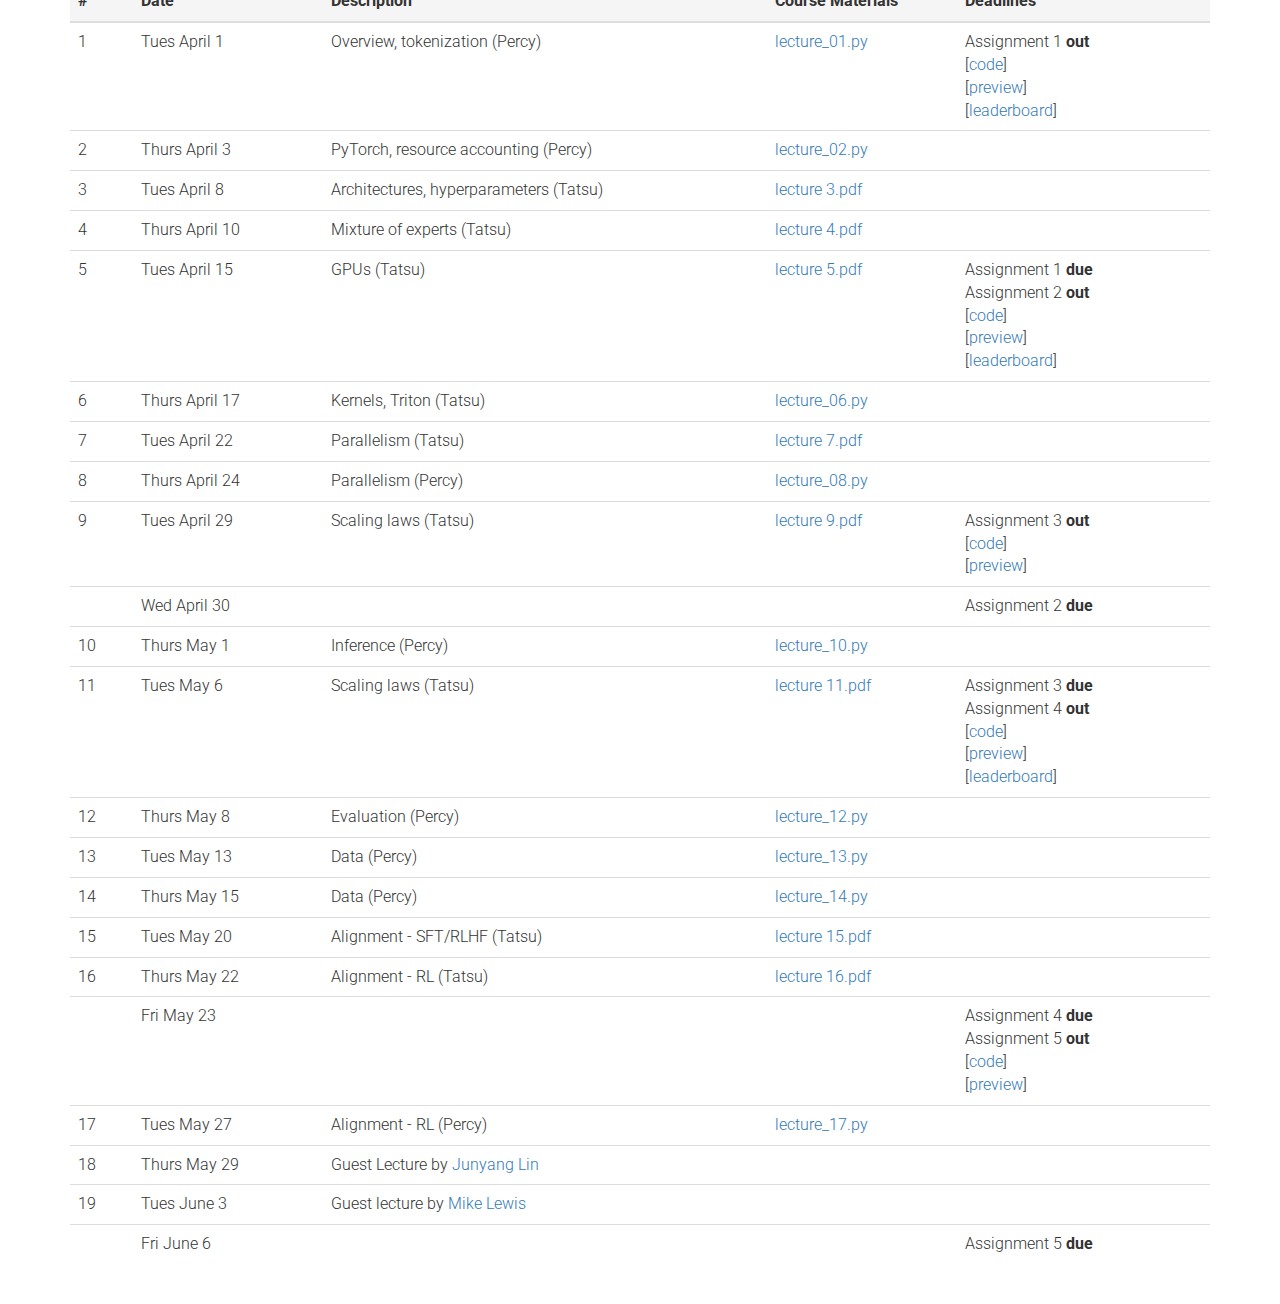
<file: spring2025/index.html>
<!DOCTYPE html>
<html lang="en">
  <head>
    <meta charset="utf-8">
    <meta http-equiv="X-UA-Compatible" content="IE=edge">
    <meta name="viewport" content="width=device-width, initial-scale=1">
    <title>Stanford CS336 | Language Modeling from Scratch (2025)</title>
    <meta
      name="description"
      content="Archived course website for Stanford CS336: Language Modeling from Scratch (Spring 2025), including schedule, assignments, logistics, and materials."
    >
    <meta
      name="robots"
      content="index,follow,max-snippet:-1,max-image-preview:large,max-video-preview:-1"
    >
    <meta name="author" content="Stanford CS336 Staff">
    <link rel="canonical" href="https://cs336.stanford.edu/spring2025/">
    <meta property="og:locale" content="en_US">
    <meta property="og:type" content="website">
    <meta property="og:title" content="Stanford CS336 | Language Modeling from Scratch (Spring 2025 Archive)">
    <meta
      property="og:description"
      content="Archived course website for Stanford CS336: Language Modeling from Scratch (Spring 2025), including schedule, assignments, logistics, and materials."
    >
    <meta property="og:url" content="https://cs336.stanford.edu/spring2025/">
    <meta property="og:site_name" content="Stanford CS336">
    <meta
      property="og:image"
      content="https://cs336.stanford.edu/assets/images/stanford-nlp-logo-new.jpg"
    >
    <meta
      property="og:image:alt"
      content="Stanford CS336 Spring 2025 archived course website"
    >
    <meta name="twitter:card" content="summary_large_image">
    <meta
      name="twitter:title"
      content="Stanford CS336 | Language Modeling from Scratch (Spring 2025 Archive)"
    >
    <meta
      name="twitter:description"
      content="Archived course website for Stanford CS336: Language Modeling from Scratch (Spring 2025), including schedule, assignments, logistics, and materials."
    >
    <meta
      name="twitter:image"
      content="https://cs336.stanford.edu/assets/images/stanford-nlp-logo-new.jpg"
    >
    <meta
      name="twitter:image:alt"
      content="Stanford CS336 Spring 2025 archived course website"
    >
    <link rel="preconnect" href="https://fonts.googleapis.com">
    <link rel="preconnect" href="https://fonts.gstatic.com" crossorigin>
    <script type="application/ld+json">
      {
        "@context": "https://schema.org",
        "@type": "Course",
        "name": "CS336: Language Modeling from Scratch (Spring 2025)",
        "courseCode": "CS336",
        "description": "Archived Stanford CS336 Spring 2025 materials for a hands-on course on building and understanding modern language models from scratch.",
        "provider": {
          "@type": "CollegeOrUniversity",
          "name": "Stanford University",
          "url": "https://www.stanford.edu"
        },
        "url": "https://cs336.stanford.edu/spring2025/",
        "inLanguage": "en"
      }
    </script>
    <style>
      #shuffle-container {
        visibility: hidden;
      }
    </style>
    <noscript><style>
      #shuffle-container {
        visibility: visible;
      }
    </style></noscript>
    <script>
      // Shuffle CAs
      document.addEventListener("DOMContentLoaded", function() {
        const container = document.getElementById("shuffle-container");
        const children = Array.from(container.children);

        // 50% chance to shuffle
        if (Math.random() <= 0.5) {
          container.insertBefore(children[4], children[3]);
        }

        // Now unhide them
        container.style.visibility = "visible";
      });
    </script>
    <!-- bootstrap -->
    <link rel="stylesheet" href="https://maxcdn.bootstrapcdn.com/bootstrap/3.2.0/css/bootstrap.min.css">
    <!-- Google fonts -->
    <link href='https://fonts.googleapis.com/css?family=Roboto:400,300' rel='stylesheet' type='text/css'>
    <link rel="stylesheet" type="text/css" href="./style.css" />
    <link rel="stylesheet" href="https://maxcdn.bootstrapcdn.com/font-awesome/4.4.0/css/font-awesome.min.css">
  </head>
  <body>
    <!-- <div id="unreleased-message" style="text-align: center;">
      This site is under active construction, and contents are subject to change.
      <br>
      The Spring 2024 offering of the course is <a href="/spring2024/index.html">archived here</a>.
    </div> -->
    <nav class="navbar navbar-default navbar-fixed-top">
      <div class="container">
        <div class="navbar-header">
          <a class="navbar-brand brand" href="index.html">CS336</a>
          <button type="button" class="navbar-toggle collapsed" data-toggle="collapse" data-target="#bs-example-navbar-collapse-1" aria-expanded="false" aria-label="Toggle navigation menu">
            <span class="icon-bar"></span>
            <span class="icon-bar"></span>
            <span class="icon-bar"></span>
          </button>
        </div>
        <div class="collapse navbar-collapse" id="bs-example-navbar-collapse-1">
          <ul class="nav navbar-nav navbar-right">
            <li class="navbar-right">
              <a href="#coursework">Coursework</a>
            </li>
            <li class="navbar-right">
              <a href="#schedule">Schedule</a>
            </li>
          </ul>
        </div>
      </div>
    </nav>
    <main id="main-content">
    <div id="header" style="text-align:center">
      <a href="https://nlp.stanford.edu/">
        <picture>
          <source srcset="/assets/images/stanford-nlp-logo-new.webp" type="image/webp">
          <img
            src="/assets/images/stanford-nlp-logo-new.jpg"
            class="logo-left"
            alt="Stanford Natural Language Processing Group logo"
            width="195"
            height="120"
          >
        </picture>
      </a>
      <a href="https://crfm.stanford.edu">
        <picture>
          <source srcset="/assets/images/crfm-rgb.webp" type="image/webp">
          <img
            src="/assets/images/crfm-rgb.png"
            class="logo-right"
            alt="Stanford Center for Research on Foundation Models logo"
            width="192"
            height="120"
          >
        </picture>
      </a>
      <h1>CS336: Language Modeling from Scratch</h1>
      <p class="term-line">Stanford / Spring 2025</p>
    </div>
    <!-- Intro -->
    <div class="container sec" id="intro">
      <div style="border: 2px solid #8c1515; padding: 15px; border-radius: 5px; margin: 20px 0;">
        <p style="text-align: center;">
        <font style="color: #8c1515; font-weight: bold; font-size: 24px;"> 
          This is the archived website for the Spring 2025 offering of CS336. 
          <br>
          The latest offering is <a href="/">here</a>.
        </font>
        </p>
      </div>
    </div>
    <!-- Staff Info -->
    <div class="container sec" id="people">
      <!-- <div class="row"> -->
      <div class="col" id="shuffle-container">
        <h2>Course Staff</h2>
        <div class="instructor">
          <a href="https://thashim.github.io/">
            <div class="instructorphoto">
              <picture>
                <source srcset="/assets/images/thashim.webp" type="image/webp">
                <img src="/assets/images/thashim.jpeg" alt="Tatsunori Hashimoto headshot" width="120" height="120">
              </picture>
            </div>
            <div>Tatsunori Hashimoto</div>
          </a>
          <div>Instructor</div>
        </div>
        <div class="instructor">
          <a href="https://cs.stanford.edu/~pliang/">
            <div class="instructorphoto">
              <picture>
                <source srcset="/assets/images/pliang.webp" type="image/webp">
                <img src="/assets/images/pliang.jpeg" alt="Percy Liang headshot" width="120" height="120">
              </picture>
            </div>
            <div>Percy Liang</div>
          </a>
          <div>Instructor</div>
        </div>
        <div class="instructor">
          <a href="https://nband.github.io/">
            <div class="instructorphoto">
              <picture>
                <source srcset="/assets/images/nband.webp" type="image/webp">
                <img src="/assets/images/nband.jpg" alt="Neil Band headshot" width="120" height="120">
              </picture>
            </div>
            <div>Neil Band</div>
          </a>
          <div>CA</div>
        </div>
        <div class="instructor">
          <a href="https://marcel.roed.me">
            <div class="instructorphoto">
              <picture>
                <source srcset="/assets/images/mroed.webp" type="image/webp">
                <img src="/assets/images/mroed.jpg" alt="Marcel Rod headshot" width="120" height="120">
              </picture>
            </div>
            <div>Marcel Rød</div>
          </a>
          <div>CA</div>
        </div>
        <div class="instructor">
          <a href="https://web.stanford.edu/~rohithk/">
            <div class="instructorphoto">
              <picture>
                <source srcset="/assets/images/rohithk.webp" type="image/webp">
                <img src="/assets/images/rohithk.jpg" alt="Rohith Kuditipudi headshot" width="120" height="120">
              </picture>
            </div>
            <div>Rohith Kuditipudi</div>
          </a>
          <div>CA</div>
        </div>
      </div>
    </div>
    <!-- Logistics -->
    <div class="sechighlight">
      <div class="container sec" id="logistics">
        <h2>Logistics</h2>
        <ul>
          <li>
            <b>Lectures:</b> Tuesday/Thursday 3:00-4:20pm in <b><a href="https://campus-map.stanford.edu/?srch=NVIDIA+Auditorium">NVIDIA Auditorium</a></b>
          </li>
          <li>
            <b>Office hours:</b>
              <ul>
                <li>Tatsu Hashimoto (Gates 364): Fridays at 3-4pm</li>
                <li>Percy Liang (Gates 350): Fridays at 11am-12pm</li>
                <li>Marcel Rød (Gates 415): Mondays 11am-12pm, Wednesdays 11am-12pm</li>
                <li>Neil Band (Gates 358): Mondays 4-5pm, Tuesdays 5-6pm</li>
                <li>Rohith Kuditipudi (Gates 358): Mondays 10-11am, Wednesdays 10-11am</li>
              </ul>
          </li>
          <li>
            <b>Contact</b>:
            Students should ask <i>all</i> course-related questions in public Slack channels.
            All announcements will also be made in Slack.
            For personal matters,
            email <a href="mailto:cs336-spr2425-staff@lists.stanford.edu">
              <i>cs336-spr2425-staff@lists.stanford.edu</i></a>.
          </li>
        </ul>
      </div>
    </div>
  <!-- Content -->
  <div class="container sec" id="content">
    <h2>Content</h2>
    <h3>What is this course about?</h3>
    <p> Language models serve as the cornerstone of modern natural language processing (NLP) applications and open up a new paradigm of having a single general purpose system address a range of downstream tasks. As the field of artificial intelligence (AI), machine learning (ML), and NLP continues to grow, possessing a deep understanding of language models becomes essential for scientists and engineers alike. This course is designed to provide students with a comprehensive understanding of language models by walking them through the entire process of developing their own. Drawing inspiration from operating systems courses that create an entire operating system from scratch, we will lead students through every aspect of language model creation, including data collection and cleaning for pre-training, transformer model construction, model training, and evaluation before deployment. </p>
    <h3>Prerequisites</h3>
    <ul>
      <li>
        <b>Proficiency in Python</b>
        <p>The majority of class assignments will be in Python.
        Unlike most other AI classes,
        students will be given minimal scaffolding.
        The amount of code you will write will be at least an order of magnitude
        greater than for other classes.
        Therefore, being proficient in Python and software engineering is paramount.</p>
      </li>
      <li>
        <b>Experience with deep learning and systems optimization</b>
        <p>A significant part of the course will involve making neural language models run quickly and efficiently on GPUs across multiple machines. We expect students to be able to have a strong familiarity with PyTorch and know basic systems concepts like the memory hierarchy.</p>
      </li>
      <li>
        <b>College Calculus, Linear Algebra</b> (e.g. MATH 51, CME 100) <p>You should be comfortable understanding matrix/vector notation and operations.</p>
      </li>
      <li>
        <b>Basic Probability and Statistics</b> (e.g. CS 109 or equivalent) <p>You should know the basics of probabilities, Gaussian distributions, mean, standard deviation, etc.</p>
      </li>
      <li>
        <b>Machine Learning</b> (e.g. CS221, CS229, CS230, CS124, CS224N) <p>You should be comfortable with the basics of machine learning and deep learning.</p>
      </li>
    </ul>
    <p>
    Note that this is a 5-unit class.
    This is a very implementation-heavy class, so please allocate enough time for it.
    </p>
  </div>
  <!-- Coursework -->
  <!-- Note the margin-top:-20px and the <br> serve to make the #coursework hyperlink display correctly (with the h2 header visible) -->
  <div class="sechighlight">
    <div class="container sec" id="coursework" style="margin-top:-20px">
      <br>
      <h2>Coursework</h2>
      <h3>Assignments</h3>
      <ul>
        <li>
          <a href="https://github.com/stanford-cs336/assignment1-basics/tree/main"><b>Assignment 1</b>: Basics</a> 
          [<a href="https://github.com/stanford-cs336/assignment1-basics-leaderboard/tree/master">leaderboard</a>]
          <ul>
            <li>Implement all of the components (tokenizer, model architecture, optimizer) necessary to train a standard Transformer language model.</li>
            <li>Train a minimal language model.</li>
          </ul>
        </li>
        <li>
          <a href="https://github.com/stanford-cs336/assignment2-systems/tree/main"><b>Assignment 2</b>: Systems</a>
          [<a href="https://github.com/stanford-cs336/assignment2-systems-leaderboard/tree/main">leaderboard</a>]
          <ul>
            <li>Profile and benchmark the model and layers from Assignment 1 using advanced tools, optimize Attention with your own Triton implementation of FlashAttention2.</li>
            <li>Build a memory-efficient, distributed version of the Assignment 1 model training code.</li>
          </ul>
        </li>
        <li>
          <a href="https://github.com/stanford-cs336/assignment3-scaling/tree/main"><b>Assignment 3</b>: Scaling</a>
          <!-- [<a href="https://github.com/stanford-cs336/assignment3-scaling-leaderboard/tree/main">leaderboard</a>] -->
          <ul>
            <!-- <li>Study and understand model initializations and weight + activation dynamics.</li> -->
            <li>Understand the function of each component of the Transformer.</li>
            <li>Query a training API to fit a scaling law to project model scaling.</li>
          </ul>
        </li>
        <li>
          <a href="https://github.com/stanford-cs336/assignment4-data/tree/main"><b>Assignment 4</b>: Data</a>
          [<a href="https://github.com/stanford-cs336/assignment4-data-leaderboard">leaderboard</a>]
          <ul>
            <li>Convert raw Common Crawl dumps into usable pretraining data.</li>
            <li>Perform filtering and deduplication to improve model performance.</li>
          </ul>
        </li>
        <li>
          <a href="https://github.com/stanford-cs336/assignment5-alignment"><b>Assignment 5</b>: Alignment and Reasoning RL</a>
          <ul>
            <li>Apply supervised finetuning and reinforcement learning to train LMs to reason when solving math problems.</li>
            <li>
              <b><a href="https://github.com/stanford-cs336/assignment5-alignment/blob/main/cs336_spring2025_assignment5_supplement_safety_rlhf.pdf">Optional Part 2</a></b>: implement and apply safety alignment methods such as DPO.
            </li>
          </ul>
        </li>
      </ul>
      All (currently tentative) deadlines are listed in the <a href="#schedule">schedule</a>.

      <h3 id="#computeproviders">GPU compute for self-study</h3>
      <p>
        If you are following along at home, you can access GPU compute from a cloud provider to complete the assignments.
        <br>
        Here are a few options (prices for a <strong>single H100 80GB GPU</strong> on June 6, 2025):
      </p> 
      <ul>
        <li> <a href="https://docs.runpod.io/get-started">RunPod</a>: <strong>$1.99-$2.99/hour</strong> (<a href="https://runpod.io/pricing">RunPod Pricing</a>) </li>
        <li> <a href="https://docs.lambda.ai/public-cloud/on-demand/creating-managing-instances/#launching-instances">Lambda Labs</a>: <strong>$2.49–$3.29/hour</strong> (<a href="https://lambda.ai/pricing">Lambda Labs Pricing</a>) </li>
        <li> <a href="https://docs.digitalocean.com/products/paperspace/deployments/getting-started/quickstart/">Paperspace</a>: <strong>$2.24/hour</strong> (<a href="https://www.paperspace.com/pricing">Paperspace Pricing</a>) </li>
        <li> <a href="https://www.together.ai/blog/instant-gpu-clusters">Together</a>: <strong>$2.85/hour</strong>, minimum 8 GPUs (<a href="https://www.together.ai/blog/instant-gpu-clusters">Together Instant GPU Cluster Pricing</a>) </li>
      </ul>
      For convenience and to save money, we recommend debugging correctness of your implementation on CPU first and then using GPU(s) (with the count recommended in the assignments) for completing training runs (A1, A4, A5) or benchmarking GPU operations (A2).

      <h3>Honor code</h3>
        Like all other classes at Stanford, we take the student <a href="https://ed.stanford.edu/academics/masters-handbook/honor-code">Honor Code</a> seriously.
        Please respect the following policies:
        <ul>
          <li>
            <b>Collaboration</b>: Study groups are allowed, but students must understand and complete their own assignments, and hand in one assignment per student.
            If you worked in a group, please put the names of the members of your study group at the top of your assignment.
            Please ask if you have any questions about the collaboration policy.
          </li>
          <li>
            <b>AI tools</b>: Prompting LLMs such as ChatGPT is permitted for low-level programming questions or high-level conceptual questions about language models, but using it directly to solve the problem is prohibited.

            We strongly encourage you to disable AI autocomplete (e.g., Cursor Tab, GitHub CoPilot) in your IDE when completing assignments (though non-AI autocomplete, e.g., autocompleting function names is totally fine). We have found that AI autocomplete makes it much harder to engage deeply with the content.
          </li>
          <li>
            <b>Existing code</b>: Implementations for many of the things you will implement exist online.
            The handouts we'll give will be self-contained, so that you will not need to consult third-party code for producing your own implementation.
	    Thus, you should not look at any existing code unless when otherwise specified in the handouts.
          </li>
        </ul>

      <h3>Submitting coursework</h3>
      <ul>
        <li>All coursework are submitted via Gradescope by the deadline. Do not submit your coursework via email.</li>
        <li>If anything goes wrong, please ask a question in Slack or contact a course assistant.</li>
        <li>You can submit as many times as you'd like until the deadline: we will only grade the last submission.</li>
        <li>Partial work is better than not submitting any work.</li>
      </ul>
      <h3>Late days</h3>
      <ul>
        <li>Each student has <b>6 late days to use</b>. A late day extends the deadline by 24 hours. </li>
	<li>You can use up to 3 late days per assignment.</li>
      </ul>
      <h3>Regrade requests</h3>
      <p>If you believe that the course staff made an objective error in grading, you may submit a regrade request on Gradescope within 3 days after the grades are released.</p>
      <h3>Sponsor</h3>
      <p>We would like to thank <a href="https://together.ai">Together AI</a> for sponsoring the compute for this class.</p>
    </div>
  </div>
  <!-- Schedule -->
  <!-- Note the margin-top:-20px and the <br> serve to make the #schedule hyperlink display correctly (with the h2 header visible) -->
  <div class="container sec" id="schedule" style="margin-top:-20px">
    <br>
    <h2>Schedule</h2>
    <table class="table">
      <colgroup>
        <col style="width:5%">
        <col style="width:15%">
        <col style="width:35%">
        <col style="width:15%">
        <col style="width:20%">
      </colgroup>
      <thead>
        <tr class="active">
          <th>#</th>
          <th>Date</th>
          <th>Description</th>
          <th>Course Materials</th>
          <th>Deadlines</th>
        </tr>
      </thead>
      <tbody>
        <tr>
          <td> 1 </td>
          <td> Tues April 1 </td>
          <td> Overview, tokenization (Percy) </td>
          <td> <a href="/spring2025-lectures/?trace=var/traces/lecture_01.json">lecture_01.py</a> </td>
          <td>
            Assignment 1 <b><span class="status-out">out</span></b>
            <br>
            [<a href="https://github.com/stanford-cs336/assignment1-basics/tree/main">code</a>]
            <br>
            [<a href="https://github.com/stanford-cs336/assignment1-basics/blob/main/cs336_spring2025_assignment1_basics.pdf">preview</a>]
            <br>
            [<a href="https://github.com/stanford-cs336/spring2025-assignment1-basics-leaderboard/tree/master">leaderboard</a>]
          </td>
        </tr>
        <tr>
          <td> 2 </td>
          <td>Thurs April 3</td>
          <td> PyTorch, resource accounting (Percy) </td>
          <td> <a href="/spring2025-lectures/?trace=var/traces/lecture_02.json">lecture_02.py</a> </td>
          <td></td>
        </tr>
        <tr>
          <td> 3 </td>
          <td> Tues April 8 </td>
          <td> Architectures, hyperparameters (Tatsu) </td>
          <td> <a href="https://github.com/stanford-cs336/spring2025-lectures/blob/e9cb2488fdb53ea37f0e38924ec3a1701925cef3/nonexecutable/2025%20Lecture%203%20-%20architecture.pdf">lecture 3.pdf</a></td>
          <td></td>
        </tr>
        <tr>
          <td> 4 </td>
          <td>Thurs April 10</td>
          <td> Mixture of experts (Tatsu) </td>
          <td> <a href="https://github.com/stanford-cs336/spring2025-lectures/blob/98455ec198c9a88ec1ab2b1c4058662431b54ce3/nonexecutable/2025%20Lecture%204%20-%20MoEs.pdf">lecture 4.pdf</a></td>
          <td></td>
        </tr>
        <tr>
          <td> 5 </td>
          <td>Tues April 15</td>
          <td>GPUs (Tatsu)</td>
          <td> <a href="https://github.com/stanford-cs336/spring2025-lectures/blob/main/nonexecutable/2025%20Lecture%205%20-%20GPUs.pdf">lecture 5.pdf</a></td>
          <td>Assignment 1 <b><span class="status-due">due</span></b>
          <br/>
          Assignment 2 <b><span class="status-out">out</span></b>
          <br>
          [<a href="https://github.com/stanford-cs336/assignment2-systems/tree/main">code</a>]
          <br>
          [<a href="https://github.com/stanford-cs336/assignment2-systems/blob/main/cs336_spring2025_assignment2_systems.pdf">preview</a>]
          <br>
          [<a href="https://github.com/stanford-cs336/assignment2-systems-leaderboard/tree/main">leaderboard</a>]
          </td>
        </tr>
        <tr>
          <td> 6 </td>
          <td>Thurs April 17</td>
          <td>Kernels, Triton (Tatsu)</td>
          <td> <a href="/spring2025-lectures/?trace=var/traces/lecture_06.json">lecture_06.py</a> </td>
          <td></td>
        </tr>
        <tr>
          <td> 7 </td>
          <td>Tues April 22</td>
          <td>Parallelism (Tatsu)</td>
          <td> <a href="https://github.com/stanford-cs336/spring2025-lectures/blob/4eff81bee0a853217209e163936b264f03572b66/nonexecutable/2025%20Lecture%207%20-%20Parallelism%20basics.pdf">lecture 7.pdf</a></td>
          <td></td>
        </tr>
        <tr>
          <td> 8 </td>
          <td>Thurs April 24</td>
          <td>Parallelism (Percy)</td>
          <td> <a href="/spring2025-lectures/?trace=var/traces/lecture_08.json">lecture_08.py</a> </td>
          <td></td>
        </tr>
        <tr>
          <td> 9 </td>
          <td>Tues April 29</td>
          <td>Scaling laws (Tatsu)</td>
          <td> <a href="https://github.com/stanford-cs336/spring2025-lectures/blob/fb79eb018fa047bf99c4c785dcbbd62fff361e54/nonexecutable/2025%20Lecture%209%20-%20Scaling%20laws%20basics.pdf">lecture 9.pdf</a></td>
          <td>
            <!-- Assignment 2 <b><font color="red">due</font></b> -->
            <!-- <br/> -->
            Assignment 3 <b><span class="status-out">out</span></b>
            <br>
            [<a href="https://github.com/stanford-cs336/assignment3-scaling/tree/main">code</a>]
            <br>
            [<a href="https://github.com/stanford-cs336/assignment3-scaling/blob/main/cs336_spring2025_assignment3_scaling.pdf">preview</a>]
          </td>
        </tr>
        <tr>
          <td>  </td>
          <td>Wed April 30</td>
          <td></td>
          <!-- <td> <a href="https://github.com/stanford-cs336/spring2025-lectures/blob/main/nonexecutable/Lecture%209%20-%20Scaling%20laws%20basics.pdf">lecture 9.pdf</a></td> -->
          <td></td>
          <td>
            Assignment 2 <b><span class="status-due">due</span></b>
          </td>
        </tr>
        <tr>
          <td> 10 </td>
          <td>Thurs May 1</td>
          <td>Inference (Percy)</td>
          <td> <a href="/spring2025-lectures/?trace=var/traces/lecture_10.json">lecture_10.py</a> </td>
          <td></td>
        </tr>
        <tr>
          <td> 11 </td>
          <td>Tues May 6</td>
          <td>Scaling laws (Tatsu)</td>
          <td> <a href="https://github.com/stanford-cs336/spring2025-lectures/blob/00191bba00d6d64621dc46ccaed9122681413a24/nonexecutable/2025%20Lecture%2011%20-%20Scaling%20details.pdf">lecture 11.pdf</a> </td>
          <td>
            Assignment 3 <b><span class="status-due">due</span></b>
            <br/>
            Assignment 4 <b><span class="status-out">out</span></b>
            <br>
            [<a href="https://github.com/stanford-cs336/assignment4-data/tree/main">code</a>]
            <br>
            [<a href="https://github.com/stanford-cs336/assignment4-data/blob/main/cs336_spring2025_assignment4_data.pdf">preview</a>]
            <br>
            [<a href="https://github.com/stanford-cs336/assignment4-data-leaderboard">leaderboard</a>]
          </td>
        </tr>
        <tr>
          <td> 12 </td>
          <td>Thurs May 8</td>
          <td>Evaluation (Percy)</td>
          <td> <a href="/spring2025-lectures/?trace=var/traces/lecture_12.json">lecture_12.py</a> </td>
          <td></td>
        </tr>
        <tr>
          <td> 13 </td>
          <td>Tues May 13</td>
          <td>Data (Percy)</td>
          <td> <a href="/spring2025-lectures/?trace=var/traces/lecture_13.json">lecture_13.py</a> </td>
          <td></td>
        </tr>
        <tr>
          <td> 14 </td>
          <td>Thurs May 15</td>
          <td>Data (Percy)</td>
          <td> <a href="/spring2025-lectures/?trace=var/traces/lecture_14.json">lecture_14.py</a> </td>
          <td></td>
        </tr>
        <tr>
          <td> 15 </td>
          <td>Tues May 20</td>
          <td>Alignment - SFT/RLHF (Tatsu)</td>
          <td> <a href="https://github.com/stanford-cs336/spring2025-lectures/blob/61eddac004df975466cff0329b615f2d24230069/nonexecutable/2025%20Lecture%2015%20-%20RLHF%20Alignment.pdf">lecture 15.pdf</a></td>
          <td></td>
        </tr>
        <tr>
          <td> 16 </td>
          <td>Thurs May 22</td>
          <td>Alignment - RL (Tatsu)</td>
          <td> <a href="https://github.com/stanford-cs336/spring2025-lectures/blob/e94e33f433985e57036b25215dff2a4292e67a4f/nonexecutable/2025%20Lecture%2016%20-%20RLVR.pdf">lecture 16.pdf</a></td>
          <!-- <td> <a href="https://github.com/stanford-cs336/spring2025-lectures/blob/main/nonexecutable/Lecture%2016%20-%20Alignment%20by%20RLHF.pdf">lecture 16.pdf</a></td> -->
          <td></td>
        </tr>
        <tr>
          <td>  </td>
          <td>Fri May 23</td>
          <td></td>
          <td></td>
          <td>
            Assignment 4 <b><span class="status-due">due</span></b>
            <br>
            Assignment 5 <b><span class="status-out">out</span></b>
            <br>
            [<a href="https://github.com/stanford-cs336/assignment5-alignment">code</a>]
            <br>
            [<a href="https://github.com/stanford-cs336/assignment5-alignment/blob/master/cs336_spring2025_assignment5_alignment.pdf">preview</a>]
          </td>
        </tr>
        <tr>
          <td> 17 </td>
          <td>Tues May 27</td>
          <td>Alignment - RL (Percy)</td>
          <td> <a href="/spring2025-lectures/?trace=var/traces/lecture_17.json">lecture_17.py</a> </td>
          <td></td>
        </tr>
        <tr>
          <td> 18 </td>
          <td>Thurs May 29</td>
          <td>Guest Lecture by <a href="https://justinlin610.github.io/">Junyang Lin</a></td>
          <td></td>
          <td></td>
        </tr>
        <tr>
          <td> 19 </td>
          <td>Tues June 3</td>
          <td>Guest lecture by <a href="https://ai.meta.com/people/209431298931133/mike-lewis/">Mike Lewis</a></td>
          <td></td>
          <td></td>
        </tr>
        <tr>
          <td>  </td>
          <td>Fri June 6</td>
          <td></td>
          <td></td>
          <td>
            Assignment 5 <b><span class="status-due">due</span></b>
          </td>
        </tr>
      </tbody>
    </table>
  </div>
  </main>
  <!-- jQuery and Bootstrap -->
  <script src="https://ajax.googleapis.com/ajax/libs/jquery/1.11.1/jquery.min.js"></script>
  <script src="https://maxcdn.bootstrapcdn.com/bootstrap/3.2.0/js/bootstrap.min.js"></script>
  
  <!-- Add whitespace to ensure schedule is visible when banner is active -->
  <!-- <div style="height: 200px;"></div> -->
  </body>
</html>
</file>
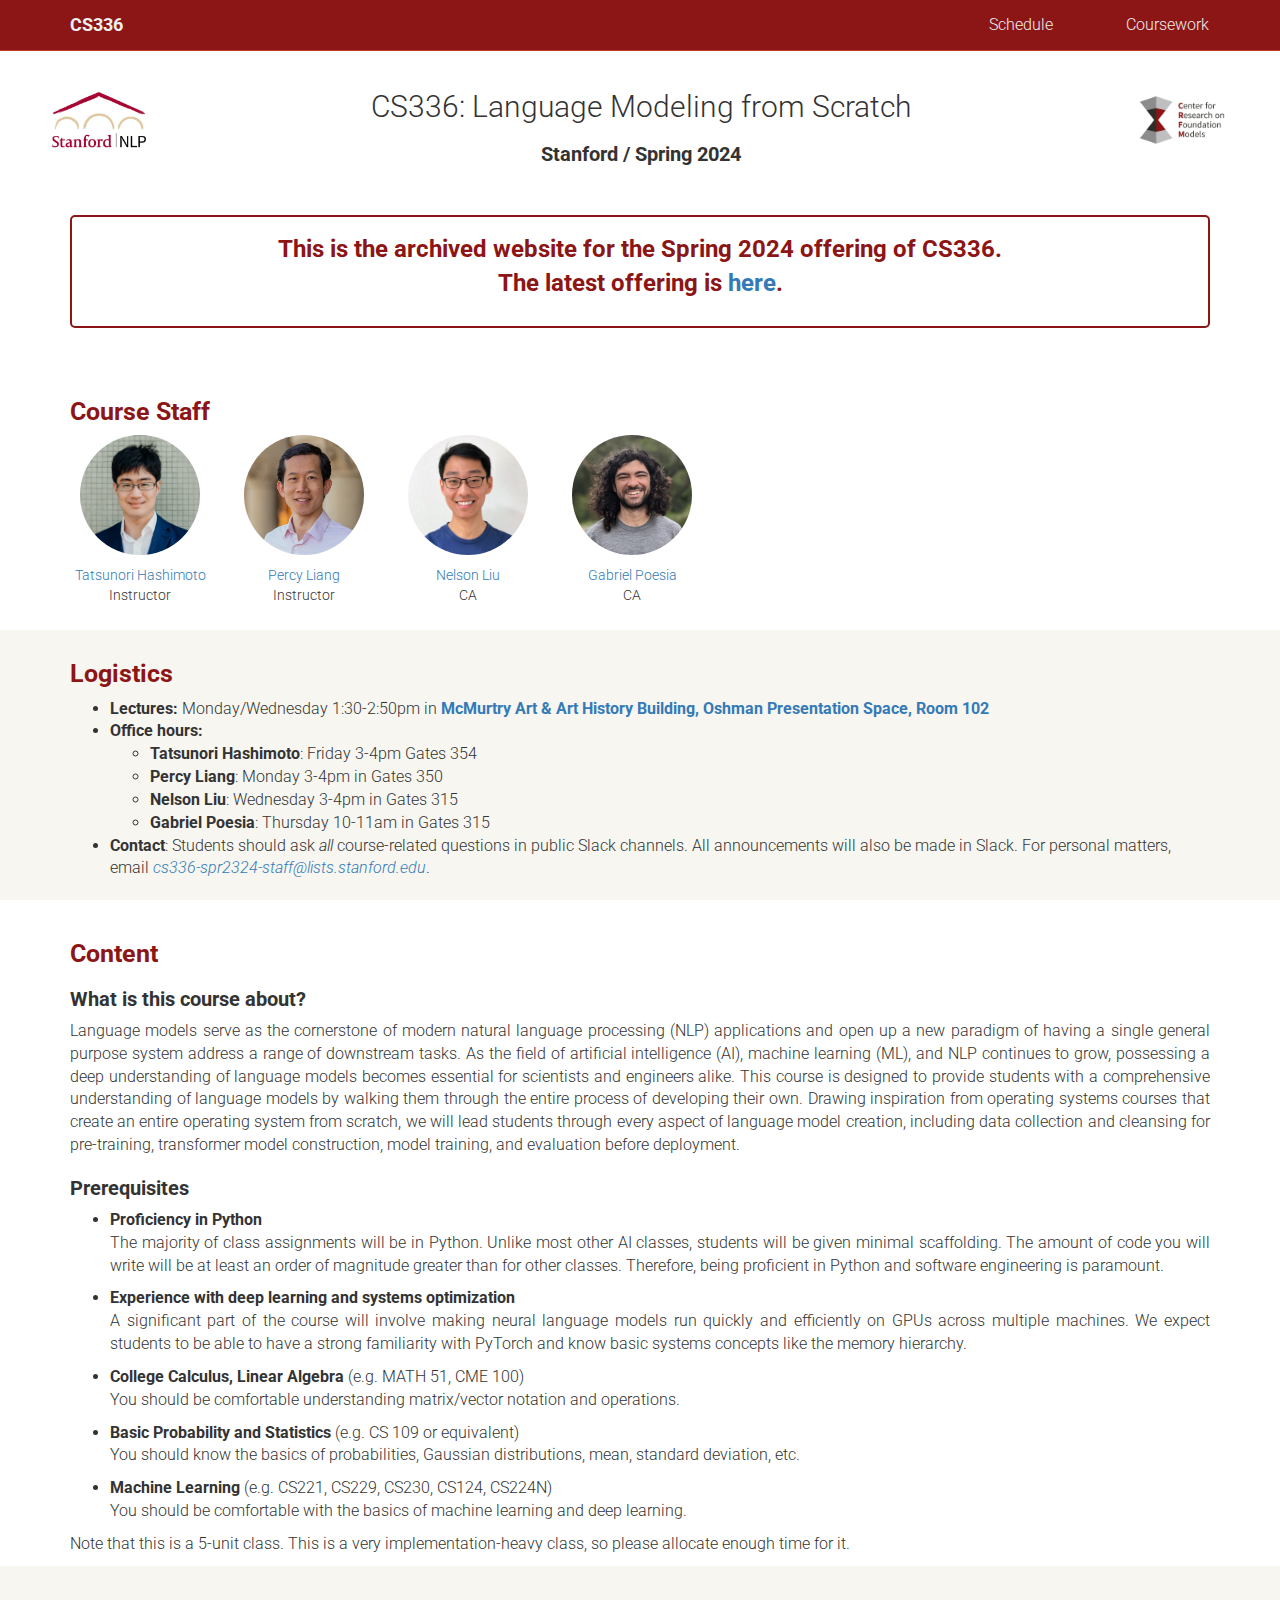
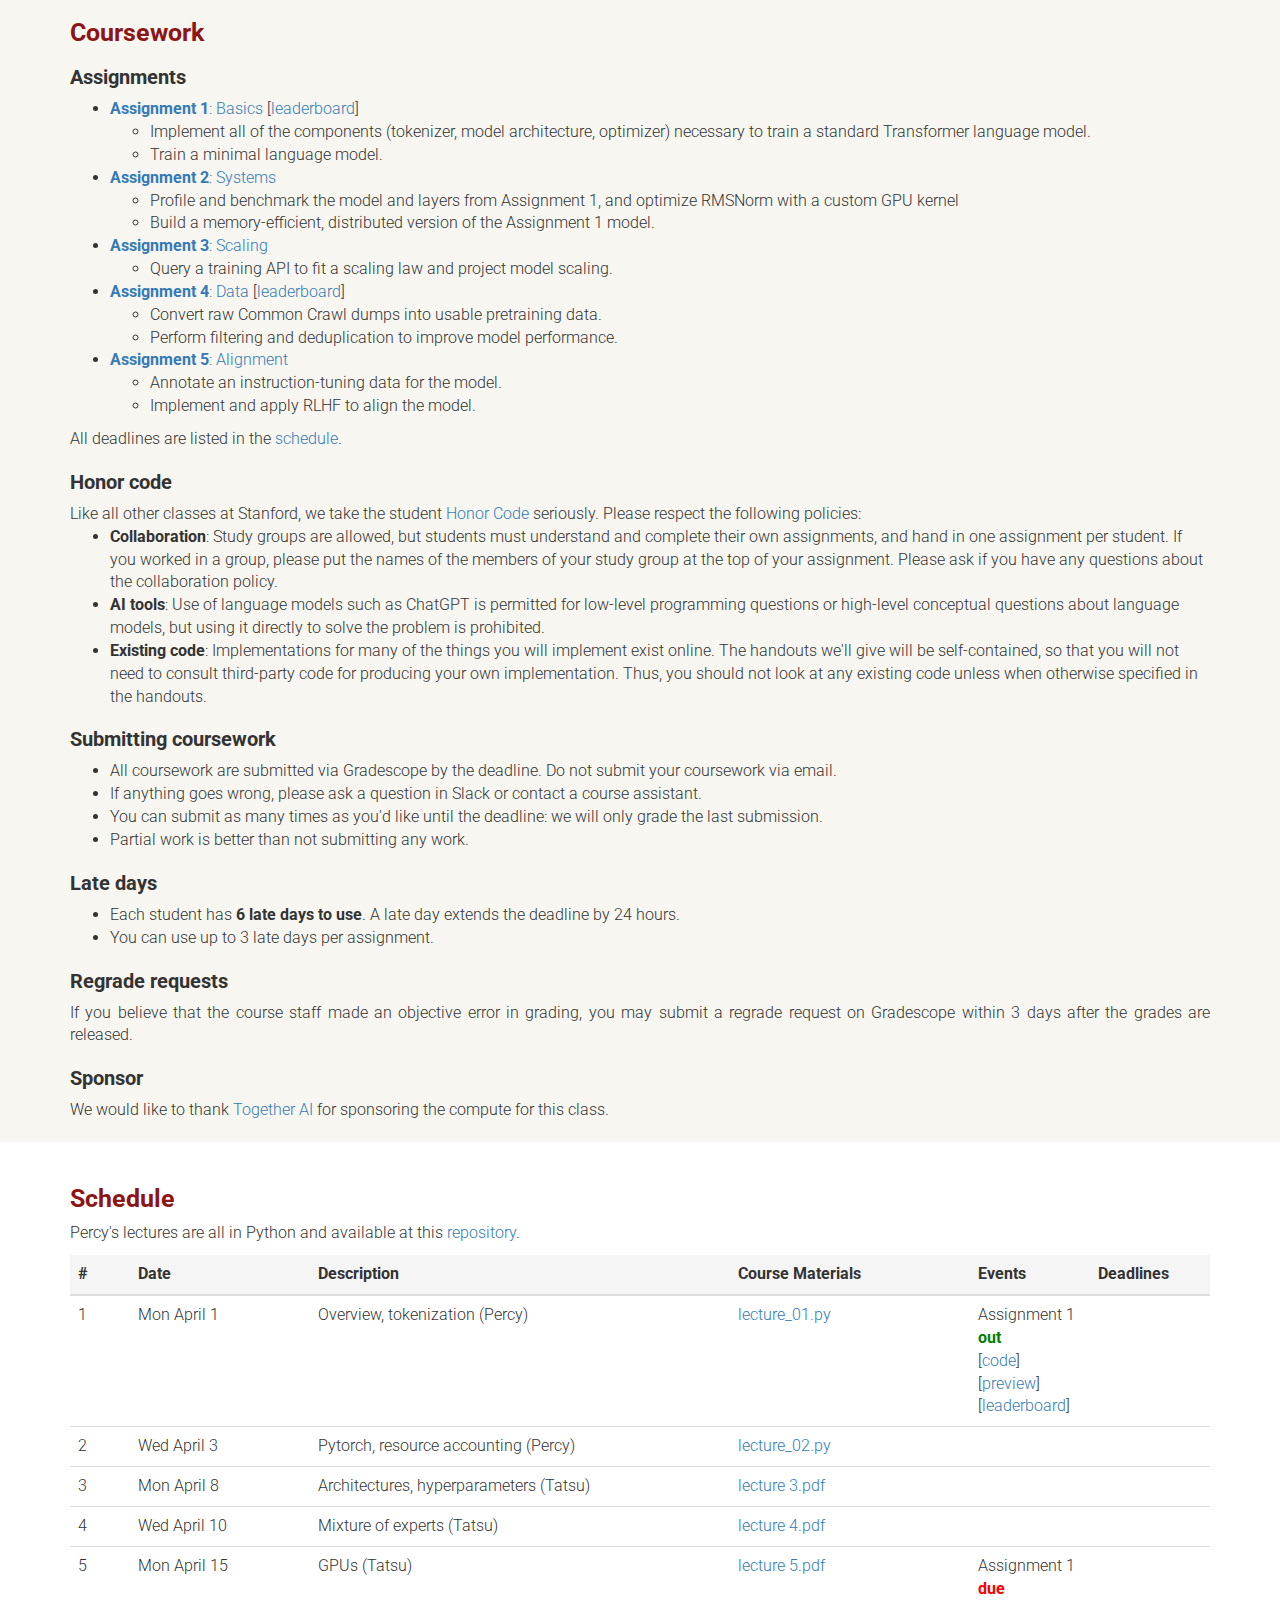
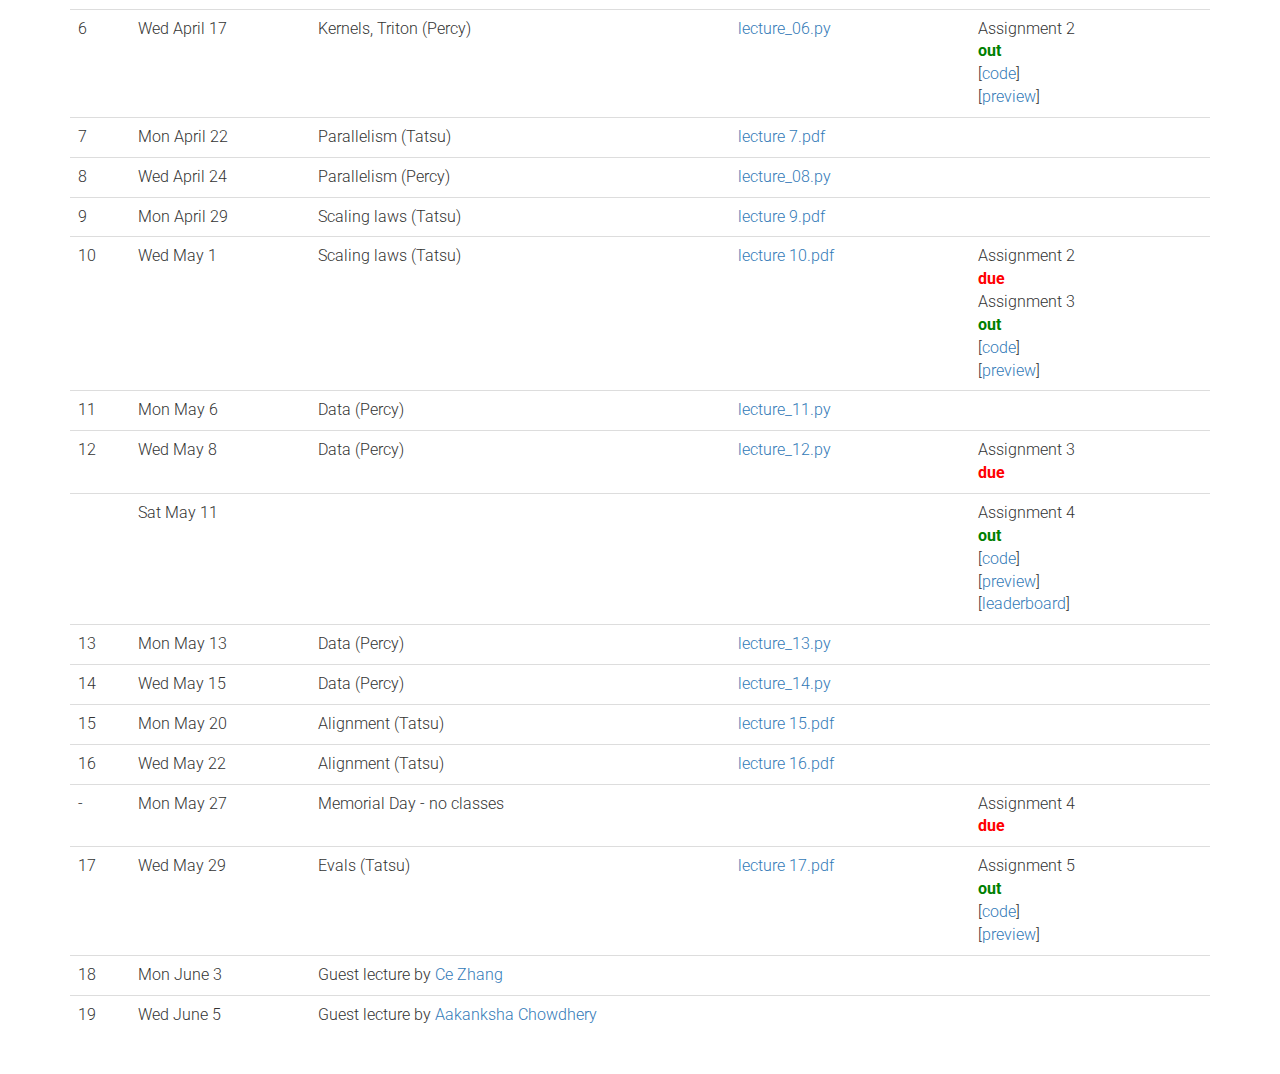
<file: archive/spring2024/index.html>
<!DOCTYPE html>
<html lang="en">
  <head>
    <meta charset="utf-8">
    <meta http-equiv="X-UA-Compatible" content="IE=edge">
    <meta name="viewport" content="width=device-width, initial-scale=1">
    <title>Stanford CS336 | Language Modeling from Scratch (2024)</title>
    <meta
      name="description"
      content="Archived course website for Stanford CS336: Language Modeling from Scratch (Spring 2024), including schedule, assignments, logistics, and materials."
    >
    <meta
      name="robots"
      content="index,follow,max-snippet:-1,max-image-preview:large,max-video-preview:-1"
    >
    <meta name="author" content="Stanford CS336 Staff">
    <link rel="canonical" href="https://stanford-cs336.github.io/spring2024/">
    <meta property="og:locale" content="en_US">
    <meta property="og:type" content="website">
    <meta property="og:title" content="Stanford CS336 | Language Modeling from Scratch (Spring 2024 Archive)">
    <meta
      property="og:description"
      content="Archived course website for Stanford CS336: Language Modeling from Scratch (Spring 2024), including schedule, assignments, logistics, and materials."
    >
    <meta property="og:url" content="https://stanford-cs336.github.io/spring2024/">
    <meta property="og:site_name" content="Stanford CS336">
    <meta
      property="og:image"
      content="https://stanford-cs336.github.io/assets/images/stanford-nlp-logo-new.jpg"
    >
    <meta
      property="og:image:alt"
      content="Stanford CS336 Spring 2024 archived course website"
    >
    <meta name="twitter:card" content="summary_large_image">
    <meta
      name="twitter:title"
      content="Stanford CS336 | Language Modeling from Scratch (Spring 2024 Archive)"
    >
    <meta
      name="twitter:description"
      content="Archived course website for Stanford CS336: Language Modeling from Scratch (Spring 2024), including schedule, assignments, logistics, and materials."
    >
    <meta
      name="twitter:image"
      content="https://stanford-cs336.github.io/assets/images/stanford-nlp-logo-new.jpg"
    >
    <meta
      name="twitter:image:alt"
      content="Stanford CS336 Spring 2024 archived course website"
    >
    <link rel="preconnect" href="https://fonts.googleapis.com">
    <link rel="preconnect" href="https://fonts.gstatic.com" crossorigin>
    <script type="application/ld+json">
      {
        "@context": "https://schema.org",
        "@type": "Course",
        "name": "CS336: Language Modeling from Scratch (Spring 2024)",
        "courseCode": "CS336",
        "description": "Archived Stanford CS336 Spring 2024 materials for a hands-on course on building and understanding modern language models from scratch.",
        "provider": {
          "@type": "CollegeOrUniversity",
          "name": "Stanford University",
          "url": "https://www.stanford.edu"
        },
        "url": "https://stanford-cs336.github.io/spring2024/",
        "inLanguage": "en"
      }
    </script>
    <!-- bootstrap -->
    <link rel="stylesheet" href="https://maxcdn.bootstrapcdn.com/bootstrap/3.2.0/css/bootstrap.min.css">
    <!-- Google fonts -->
    <link href='https://fonts.googleapis.com/css?family=Roboto:400,300' rel='stylesheet' type='text/css'>
    <link rel="stylesheet" type="text/css" href="style.css" />
    <link rel="stylesheet" href="https://maxcdn.bootstrapcdn.com/font-awesome/4.4.0/css/font-awesome.min.css">
  </head>
  <body>
    <nav class="navbar navbar-default navbar-fixed-top">
      <div class="container">
        <div class="navbar-header">
          <a class="navbar-brand brand" href="index.html">CS336</a>
          <button type="button" class="navbar-toggle collapsed" data-toggle="collapse" data-target="#bs-example-navbar-collapse-1" aria-expanded="false">
            <span class="icon-bar"></span>
            <span class="icon-bar"></span>
            <span class="icon-bar"></span>
          </button>
        </div>
        <div class="collapse navbar-collapse" id="bs-example-navbar-collapse-1">
          <ul class="nav navbar-nav navbar-right">
            <li class="navbar-right">
              <a href="#coursework">Coursework</a>
            </li>
            <li class="navbar-right">
              <a href="#schedule">Schedule</a>
            </li>
          </ul>
        </div>
      </div>
    </nav>
    <div id="header" style="text-align:center">
      <a href="https://nlp.stanford.edu/">
        <img
          src="/assets/images/stanford-nlp-logo-new.jpg"
          class="logo-left"
          alt="Stanford Natural Language Processing Group logo"
        >
      </a>
      <a href="https://crfm.stanford.edu">
        <img
          src="/assets/images/crfm-rgb.png"
          class="logo-right"
          alt="Stanford Center for Research on Foundation Models logo"
        >
      </a>
      <h1>CS336: Language Modeling from Scratch</h1>
      <h3>Stanford / Spring 2024</h3>
    </div>
    <!-- Intro -->
    <div class="container sec" id="intro">
      <div style="border: 2px solid #8c1515; padding: 15px; border-radius: 5px; margin: 20px 0;">
        <p style="text-align: center;">
        <font style="color: #8c1515; font-weight: bold; font-size: 24px;"> 
          This is the archived website for the Spring 2024 offering of CS336. 
          <br>
          The latest offering is <a href="/">here</a>.
        </font>
        </p>
      </div>
    </div>
    <!-- Staff Info -->
    <div class="container sec" id="people">
      <!-- <div class="row"> -->
      <div class="col">
        <h2>Course Staff</h2>
        <div class="instructor">
          <a href="https://thashim.github.io/">
            <div class="instructorphoto">
              <img src="/assets/images/thashim.jpeg" alt="Tatsunori Hashimoto headshot">
            </div>
            <div>Tatsunori Hashimoto</div>
          </a>
          <div>Instructor</div>
        </div>
        <div class="instructor">
          <a href="https://cs.stanford.edu/~pliang/">
            <div class="instructorphoto">
              <img src="/assets/images/pliang.jpeg" alt="Percy Liang headshot">
            </div>
            <div>Percy Liang</div>
          </a>
          <div>Instructor</div>
        </div>
        <div class="instructor">
          <a href="https://cs.stanford.edu/~nfliu/">
            <div class="instructorphoto">
              <img src="/assets/images/nfliu.jpg" alt="Nelson Liu headshot">
            </div>
            <div>Nelson Liu</div>
          </a>
          <div>CA</div>
        </div>
        <div class="instructor">
          <a href="https://gpoesia.com/">
            <div class="instructorphoto">
              <img src="/assets/images/poesia.jpeg" alt="Gabriel Poesia headshot">
            </div>
            <div>Gabriel Poesia</div>
          </a>
          <div>CA</div>
        </div>
      </div>
    </div>
    <!-- Logistics -->
    <div class="sechighlight">
      <div class="container sec" id="logistics">
        <h2>Logistics</h2>
        <ul>
          <li>
            <b>Lectures:</b> Monday/Wednesday 1:30-2:50pm in <b><a href="https://campus-map.stanford.edu/?srch=Oshman%20Hall">McMurtry Art & Art History Building, Oshman Presentation Space, Room 102</a></b></li>
          <li>
            <b>Office hours:</b>
            <ul>
              <li>
                <b>Tatsunori Hashimoto</b>: Friday 3-4pm Gates 354
              </li>
              <li>
                <b>Percy Liang</b>: Monday 3-4pm in Gates 350
              </li>
              <li>
                <b>Nelson Liu</b>: Wednesday 3-4pm in Gates 315
              </li>
              <li>
                <b>Gabriel Poesia</b>: Thursday 10-11am in Gates 315
              </li>
            </ul>
          </li>
          <li>
            <b>Contact</b>:
            Students should ask <i>all</i> course-related questions in public Slack channels.
            All announcements will also be made in Slack.
            For personal matters,
            email <a href="mailto:cs336-spr2324-staff@lists.stanford.edu">
              <i>cs336-spr2324-staff@lists.stanford.edu</i></a>.
          </li>
        </ul>
      </div>
    </div>
  <!-- Content -->
  <div class="container sec" id="content">
    <h2>Content</h2>
    <h3>What is this course about?</h3>
    <p> Language models serve as the cornerstone of modern natural language processing (NLP) applications and open up a new paradigm of having a single general purpose system address a range of downstream tasks. As the field of artificial intelligence (AI), machine learning (ML), and NLP continues to grow, possessing a deep understanding of language models becomes essential for scientists and engineers alike. This course is designed to provide students with a comprehensive understanding of language models by walking them through the entire process of developing their own. Drawing inspiration from operating systems courses that create an entire operating system from scratch, we will lead students through every aspect of language model creation, including data collection and cleansing for pre-training, transformer model construction, model training, and evaluation before deployment. </p>
    <h3>Prerequisites</h3>
    <ul>
      <li>
        <b>Proficiency in Python</b>
        <p>The majority of class assignments will be in Python.
        Unlike most other AI classes,
        students will be given minimal scaffolding.
        The amount of code you will write will be at least an order of magnitude
        greater than for other classes.
        Therefore, being proficient in Python and software engineering is paramount.</p>
      </li>
      <li>
        <b>Experience with deep learning and systems optimization</b>
        <p> A significant part of the course will involve making neural language models run quickly and efficiently on GPUs across multiple machines. We expect students to be able to have a strong familiarity with PyTorch and know basic systems concepts like the memory hierarchy.
      <li>
        <b>College Calculus, Linear Algebra</b> (e.g. MATH 51, CME 100) <p>You should be comfortable understanding matrix/vector notation and operations.</p>
      </li>
      <li>
        <b>Basic Probability and Statistics</b> (e.g. CS 109 or equivalent) <p>You should know the basics of probabilities, Gaussian distributions, mean, standard deviation, etc.</p>
      </li>
      <li>
        <b>Machine Learning</b> (e.g. CS221, CS229, CS230, CS124, CS224N) <p>You should be comfortable with the basics of machine learning and deep learning.</p>
      </li>
    </ul>
    <p>
    Note that this is a 5-unit class.
    This is a very implementation-heavy class, so please allocate enough time for it.
    </p>
  </div>
  <!-- Coursework -->
  <!-- Note the margin-top:-20px and the <br> serve to make the #coursework hyperlink display correctly (with the h2 header visible) -->
  <div class="sechighlight">
    <div class="container sec" id="coursework" style="margin-top:-20px">
      <br>
      <h2>Coursework</h2>
      <h3>Assignments</h3>
      <ul>
        <li>
          <a href="https://github.com/stanford-cs336/spring2024-assignment1-basics"><b>Assignment 1</b>: Basics</a> [<a href="https://github.com/stanford-cs336/spring2024-assignment1-basics-leaderboard">leaderboard</a>]</li>
        <ul>
          <li> Implement all of the components (tokenizer, model architecture, optimizer) necessary to train a standard Transformer language model. </li>
          <li> Train a minimal language model. </li>
        </ul>
	      <li><a href="https://github.com/stanford-cs336/spring2024-assignment2-systems"><b>Assignment 2</b>: Systems</a></li>
	      <ul>
          <li>Profile and benchmark the model and layers from Assignment 1, and optimize RMSNorm with a custom GPU kernel</li>
          <li>Build a memory-efficient, distributed version of the Assignment 1 model.</li>
        </ul>
        <li><a href="https://github.com/stanford-cs336/spring2024-assignment3-scaling"><b>Assignment 3</b>: Scaling</a></li>
<ul>
          <li> Query a training API to fit a scaling law and project model scaling. </li>
        </ul>
        <li><a href="https://github.com/stanford-cs336/spring2024-assignment4-data"><b>Assignment 4</b>: Data</a> [<a href="https://github.com/stanford-cs336/spring2024-assignment4-data-leaderboard">leaderboard</a>]</li>
        <ul>
          <li> Convert raw Common Crawl dumps into usable pretraining data. </li>
          <li> Perform filtering and deduplication to improve model performance. </li>
        </ul>
        <li><a href="https://github.com/stanford-cs336/spring2024-assignment5-alignment"><b>Assignment 5</b>: Alignment</li></a>
        <ul>
          <li> Annotate an instruction-tuning data for the model. </li>
          <li> Implement and apply RLHF to align the model. </li>
        </ul>
      </ul>
      All deadlines are listed in the <a href="#schedule">schedule</a>.

      <h3>Honor code</h3>
        Like all other classes at Stanford, we take the student <a href="https://ed.stanford.edu/academics/masters-handbook/honor-code">Honor Code</a> seriously.
        Please respect the following policies:
        <ul>
          <li>
            <b>Collaboration</b>: Study groups are allowed, but students must understand and complete their own assignments, and hand in one assignment per student.
            If you worked in a group, please put the names of the members of your study group at the top of your assignment.
            Please ask if you have any questions about the collaboration policy.
          </li>
          <li>
            <b>AI tools</b>: Use of language models such as ChatGPT is permitted for low-level programming questions or high-level conceptual questions about language models, but using it directly to solve the problem is prohibited.
          </li>
          <li>
            <b>Existing code</b>: Implementations for many of the things you will implement exist online.
            The handouts we'll give will be self-contained, so that you will not need to consult third-party code for producing your own implementation.
	    Thus, you should not look at any existing code unless when otherwise specified in the handouts.
          </li>
        </ul>

      <h3>Submitting coursework</h3>
      <ul>
        <li>All coursework are submitted via Gradescope by the deadline. Do not submit your coursework via email.</li>
        <li>If anything goes wrong, please ask a question in Slack or contact a course assistant.</li>
        <li>You can submit as many times as you'd like until the deadline: we will only grade the last submission.</li>
        <li>Partial work is better than not submitting any work.</li>
      </ul>
      <h3>Late days</h3>
      <ul>
        <li>Each student has <b>6 late days to use</b>. A late day extends the deadline by 24 hours. </li>
	<li>You can use up to 3 late days per assignment.</li>
      </ul>
      <h3>Regrade requests</h3>
      <p>If you believe that the course staff made an objective error in grading, you may submit a regrade request on Gradescope within 3 days after the grades are released.</p>
      <h3>Sponsor</h3>
      <p>We would like to thank <a href="https://together.ai">Together AI</a> for sponsoring the compute for this class.</p>
    </div>
  </div>
  <!-- Schedule -->
  <!-- Note the margin-top:-20px and the <br> serve to make the #schedule hyperlink display correctly (with the h2 header visible) -->
  <div class="container sec" id="schedule" style="margin-top:-20px">
    <br>
    <h2>Schedule</h2>
    <p>
      Percy's lectures are all in Python and available at this
      <a href="https://github.com/stanford-cs336/spring2024-lectures">repository</a>.
    </p>

    <table class="table">
      <colgroup>
        <col style="width:5%">
        <col style="width:15%">
        <col style="width:35%">
        <col style="width:20%">
        <col style="width:10%">
        <col style="width:10%">
      </colgroup>
      <thead>
        <tr class="active">
          <th>#</th>
          <th>Date</th>
          <th>Description</th>
          <th>Course Materials</th>
          <th>Events</th>
          <th>Deadlines</th>
        </tr>
      </thead>
      <tbody>
        <tr>
          <td> 1 </td>
          <td> Mon April 1 </td>
          <td> Overview, tokenization (Percy) </td>
          <td> <a href="https://github.com/stanford-cs336/spring2024-lectures/blob/main/lecture_01.py">lecture_01.py</a> </td>
          <td>
            Assignment 1 <b><font color="green">out</font></b>
            <br>
            [<a href="https://github.com/stanford-cs336/spring2024-assignment1-basics">code</a>]
            <br>
            [<a href="https://github.com/stanford-cs336/spring2024-assignment1-basics/blob/master/cs336_spring2024_assignment1_basics.pdf">preview</a>]
            <br>
            [<a href="https://github.com/stanford-cs336/spring2024-assignment1-basics-leaderboard">leaderboard</a>]
          </td>
          <td></td>
        </tr>
        <tr>
          <td> 2 </td>
          <td>Wed April 3</td>
          <td> Pytorch, resource accounting (Percy) </td>
          <td> <a href="https://github.com/stanford-cs336/spring2024-lectures/blob/main/lecture_02.py">lecture_02.py</a> </td>
          <td></td>
          <td></td>
        </tr>
        <tr>
          <td> 3 </td>
          <td> Mon April 8 </td>
          <td> Architectures, hyperparameters (Tatsu) </td>
          <td> <a href="https://github.com/stanford-cs336/spring2024-lectures/blob/main/nonexecutable/Lecture%203%20-%20architecture.pdf">lecture 3.pdf</a></td>
          <td></td>
          <td></td>
        </tr>
        <tr>
          <td> 4 </td>
          <td>Wed April 10</td>
          <td> Mixture of experts (Tatsu) </td>
          <td> <a href="https://github.com/stanford-cs336/spring2024-lectures/blob/main/nonexecutable/Lecture%204%20-%20details%20%2B%20MoEs.pdf">lecture 4.pdf</a></td>
          <td></td>
          <td></td>
        </tr>
        <tr>
          <td> 5 </td>
          <td> Mon April 15 </td>
          <td>GPUs (Tatsu)</td>
          <td> <a href="https://github.com/stanford-cs336/spring2024-lectures/blob/main/nonexecutable/Lecture%205%20-%20GPUs.pdf">lecture 5.pdf</a></td>
          <td>Assignment 1 <b><font color="red">due</font></b></td>
          <td></td>
        </tr>
        <tr>
          <td> 6 </td>
          <td>Wed April 17</td>
          <td>Kernels, Triton (Percy)</td>
          <td> <a href="https://github.com/stanford-cs336/spring2024-lectures/blob/main/lecture_06.py">lecture_06.py</a> </td>
          <td>Assignment 2 <b><font color="green">out</font></b>
            <br>
            [<a href="https://github.com/stanford-cs336/spring2024-assignment2-systems">code</a>]
            <br>
            [<a href="https://github.com/stanford-cs336/spring2024-assignment2-systems/blob/master/cs336_spring2024_assignment2_systems.pdf">preview</a>]
	        </td>
          <td></td>
        </tr>
        <tr>
          <td> 7 </td>
          <td>Mon April 22</td>
          <td>Parallelism (Tatsu)</td>
          <td> <a href="https://github.com/stanford-cs336/spring2024-lectures/blob/main/nonexecutable/Lecture%207%20-%20Parallelism%20basics.pdf">lecture 7.pdf</a></td>
          <td></td>
          <td></td>
        </tr>
        <tr>
          <td> 8 </td>
          <td>Wed April 24</td>
          <td>Parallelism (Percy)</td>
          <td> <a href="https://github.com/stanford-cs336/spring2024-lectures/blob/main/lecture_08.py">lecture_08.py</a> </td>
          <td></td>
          <td></td>
        </tr>
        <tr>
          <td> 9 </td>
          <td>Mon April 29</td>
          <td>Scaling laws (Tatsu)</td>
          <td> <a href="https://github.com/stanford-cs336/spring2024-lectures/blob/main/nonexecutable/Lecture%209%20-%20Scaling%20laws%20basics.pdf">lecture 9.pdf</a></td>
          <td></td>
          <td></td>
        </tr>
        <tr>
          <td> 10 </td>
          <td>Wed May 1</td>
          <td>Scaling laws (Tatsu)</td>
          <td><a href="https://github.com/stanford-cs336/spring2024-lectures/blob/main/nonexecutable/Lecture%2010%20-%20Scaling%20details.pdf">lecture 10.pdf</a></td>
          <td>
            Assignment 2 <b><font color="red">due</font></b>
            <br/>
            Assignment 3 <b><font color="green">out</font></b>
            <br>
            [<a href="https://github.com/stanford-cs336/spring2024-assignment3-scaling">code</a>]
            <br>
            [<a href="https://github.com/stanford-cs336/spring2024-assignment3-scaling/blob/master/cs336_spring2024_assignment3_scaling.pdf">preview</a>]
          </td>
          <td></td>
        </tr>
        <tr>
          <td> 11 </td>
          <td>Mon May 6</td>
          <td>Data (Percy)</td>
          <td> <a href="https://github.com/stanford-cs336/spring2024-lectures/blob/main/lecture_11.py">lecture_11.py</a> </td>
          <td></td>
          <td></td>
        </tr>
        <tr>
          <td> 12 </td>
          <td>Wed May 8</td>
          <td>Data (Percy)</td>
          <td> <a href="https://github.com/stanford-cs336/spring2024-lectures/blob/main/lecture_12.py">lecture_12.py</a> </td>
          <td>Assignment 3 <b><font color="red">due</font></b></td>
          <td></td>
        </tr>
        <tr>
          <td></td>
          <td>Sat May 11</td>
          <td></td>
          <td></td>
          <td>
            Assignment 4 <b><font color="green">out</font></b>
            <br>
            [<a href="https://github.com/stanford-cs336/spring2024-assignment4-data">code</a>]
            <br>
            [<a href="https://github.com/stanford-cs336/spring2024-assignment4-data/blob/master/cs336_spring2024_assignment4_data.pdf">preview</a>]
            <br>
            [<a href="https://github.com/stanford-cs336/spring2024-assignment4-data-leaderboard">leaderboard</a>]
          </td>
          <td></td>
        </tr>
        <tr>
          <td> 13 </td>
          <td>Mon May 13</td>
          <td>Data (Percy)</td>
          <td> <a href="https://github.com/stanford-cs336/spring2024-lectures/blob/main/lecture_13.py">lecture_13.py</a> </td>
          <td></td>
          <td></td>
        </tr>
        <tr>
          <td> 14 </td>
          <td>Wed May 15</td>
          <td>Data (Percy)</td>
          <td> <a href="https://github.com/stanford-cs336/spring2024-lectures/blob/main/lecture_14.py">lecture_14.py</a> </td>
          <td></td>
          <td></td>
        </tr>
        <tr>
          <td> 15 </td>
          <td>Mon May 20</td>
          <td>Alignment (Tatsu)</td>
          <td> <a href="https://github.com/stanford-cs336/spring2024-lectures/blob/main/nonexecutable/Lecture%2015%20-%20Alignment%20by%20SFT.pdf">lecture 15.pdf</a></td>
          <td></td>
          <td></td>
        </tr>
        <tr>
          <td> 16 </td>
          <td>Wed May 22</td>
          <td>Alignment (Tatsu)</td>
          <td> <a href="https://github.com/stanford-cs336/spring2024-lectures/blob/main/nonexecutable/Lecture%2016%20-%20Alignment%20by%20RLHF.pdf">lecture 16.pdf</a></td>
          <td></td>
          <td></td>
        </tr>
        <tr>
          <td> - </td>
          <td>Mon May 27</td>
          <td>Memorial Day - no classes</td>
          <td></td>
          <td>Assignment 4 <b><font color="red">due</font></b></td>
          <td></td>
        </tr>
        <tr>
          <td> 17 </td>
          <td>Wed May 29</td>
          <td>Evals (Tatsu)</td>
          <td> <a href="https://github.com/stanford-cs336/spring2024-lectures/blob/main/nonexecutable/Lecture%2017%20-%20Evals.pdf">lecture 17.pdf</a></td>
          <td>
            Assignment 5 <b><font color="green">out</font></b>
            <br>
            [<a href="https://github.com/stanford-cs336/spring2024-assignment5-alignment">code</a>]
            <br>
            [<a href="https://github.com/stanford-cs336/spring2024-assignment5-alignment/blob/master/cs336_spring2024_assignment5_alignment.pdf">preview</a>]
          </td>
          <td></td>
        </tr>
        <tr>
          <td> 18 </td>
          <td>Mon June 3</td>
          <td>Guest lecture by <a href="https://zhangce.github.io/">Ce Zhang</a></td>
          <td></td>
          <td></td>
          <td></td>
        </tr>
        <tr>
          <td> 19 </td>
          <td>Wed June 5</td>
          <td>Guest lecture by <a href="https://www.achowdhery.com">Aakanksha Chowdhery</a></td>
          <td></td>
          <td></td>
          <td></td>
        </tr>
      </tbody>
    </table>
  </div>
  <!-- jQuery and Bootstrap -->
  <script src="https://ajax.googleapis.com/ajax/libs/jquery/1.11.1/jquery.min.js"></script>
  <script src="https://maxcdn.bootstrapcdn.com/bootstrap/3.2.0/js/bootstrap.min.js"></script>
  </body>
</html>
</file>
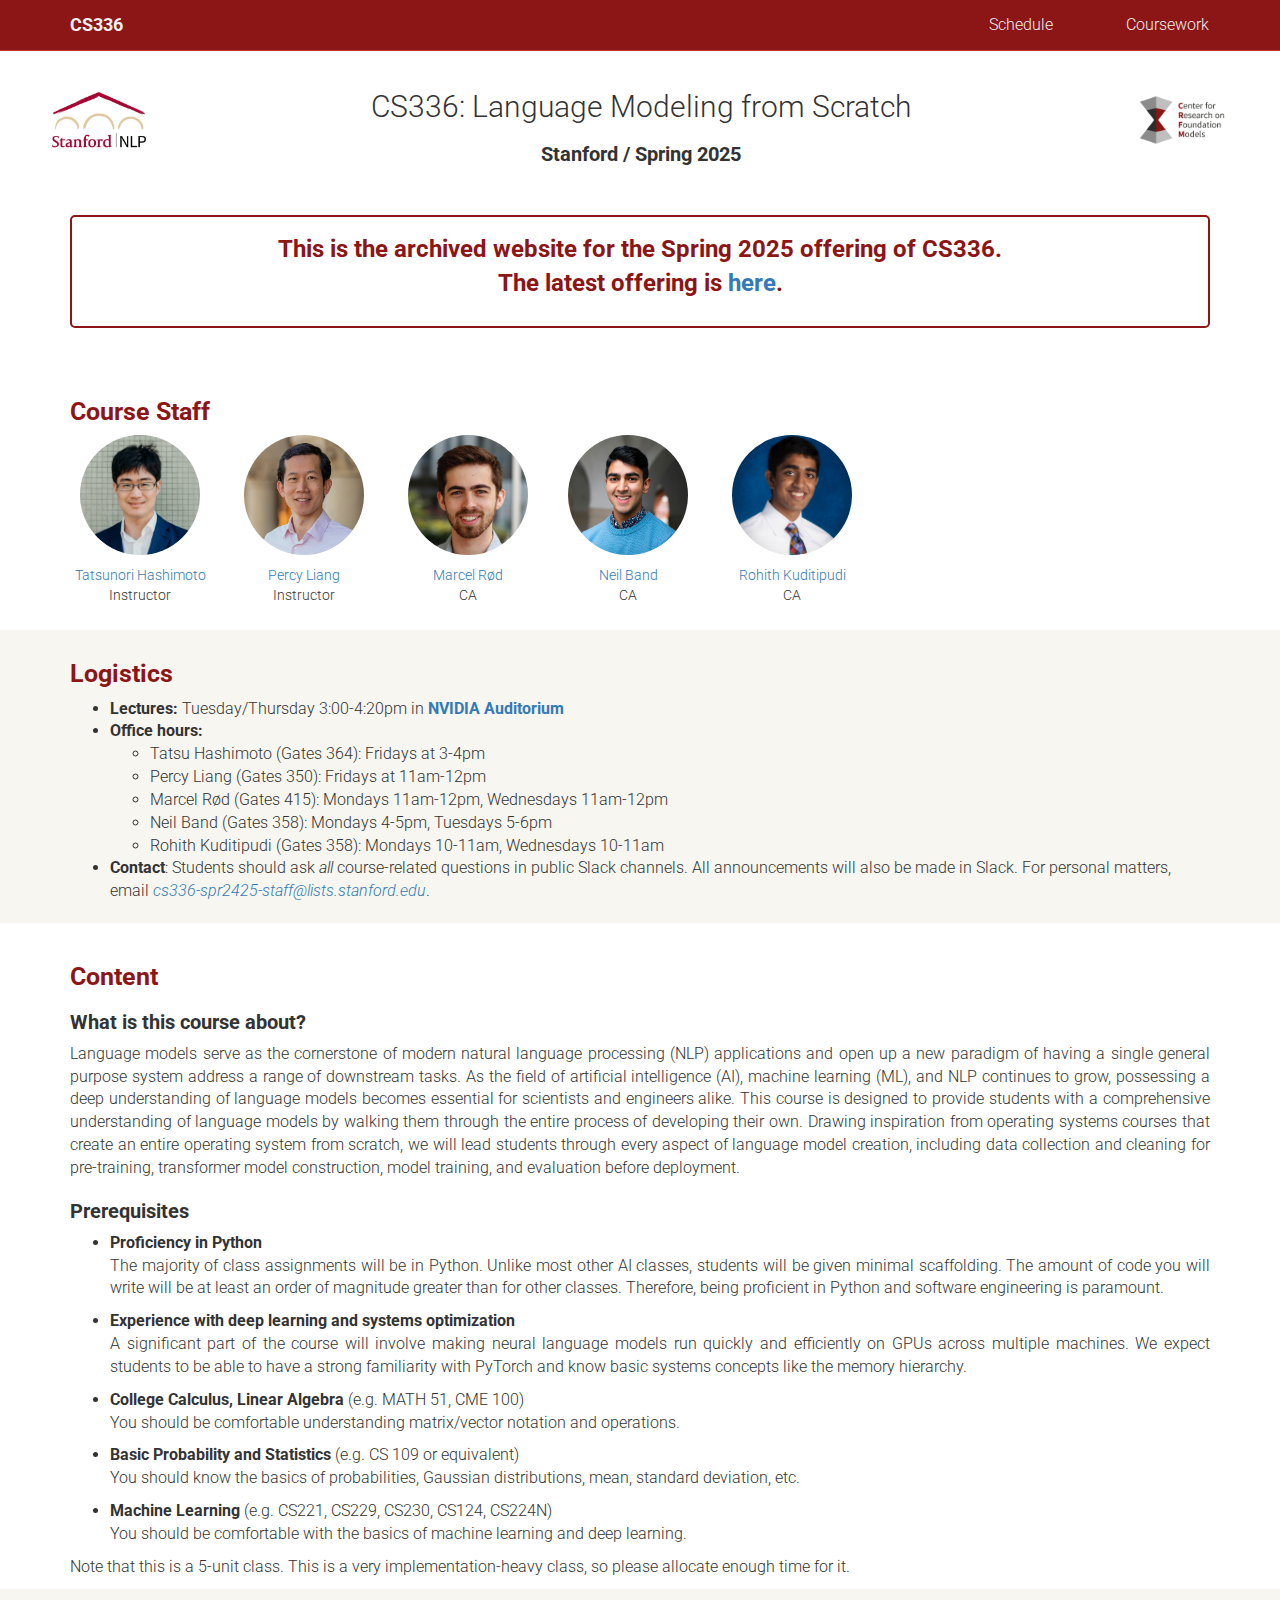
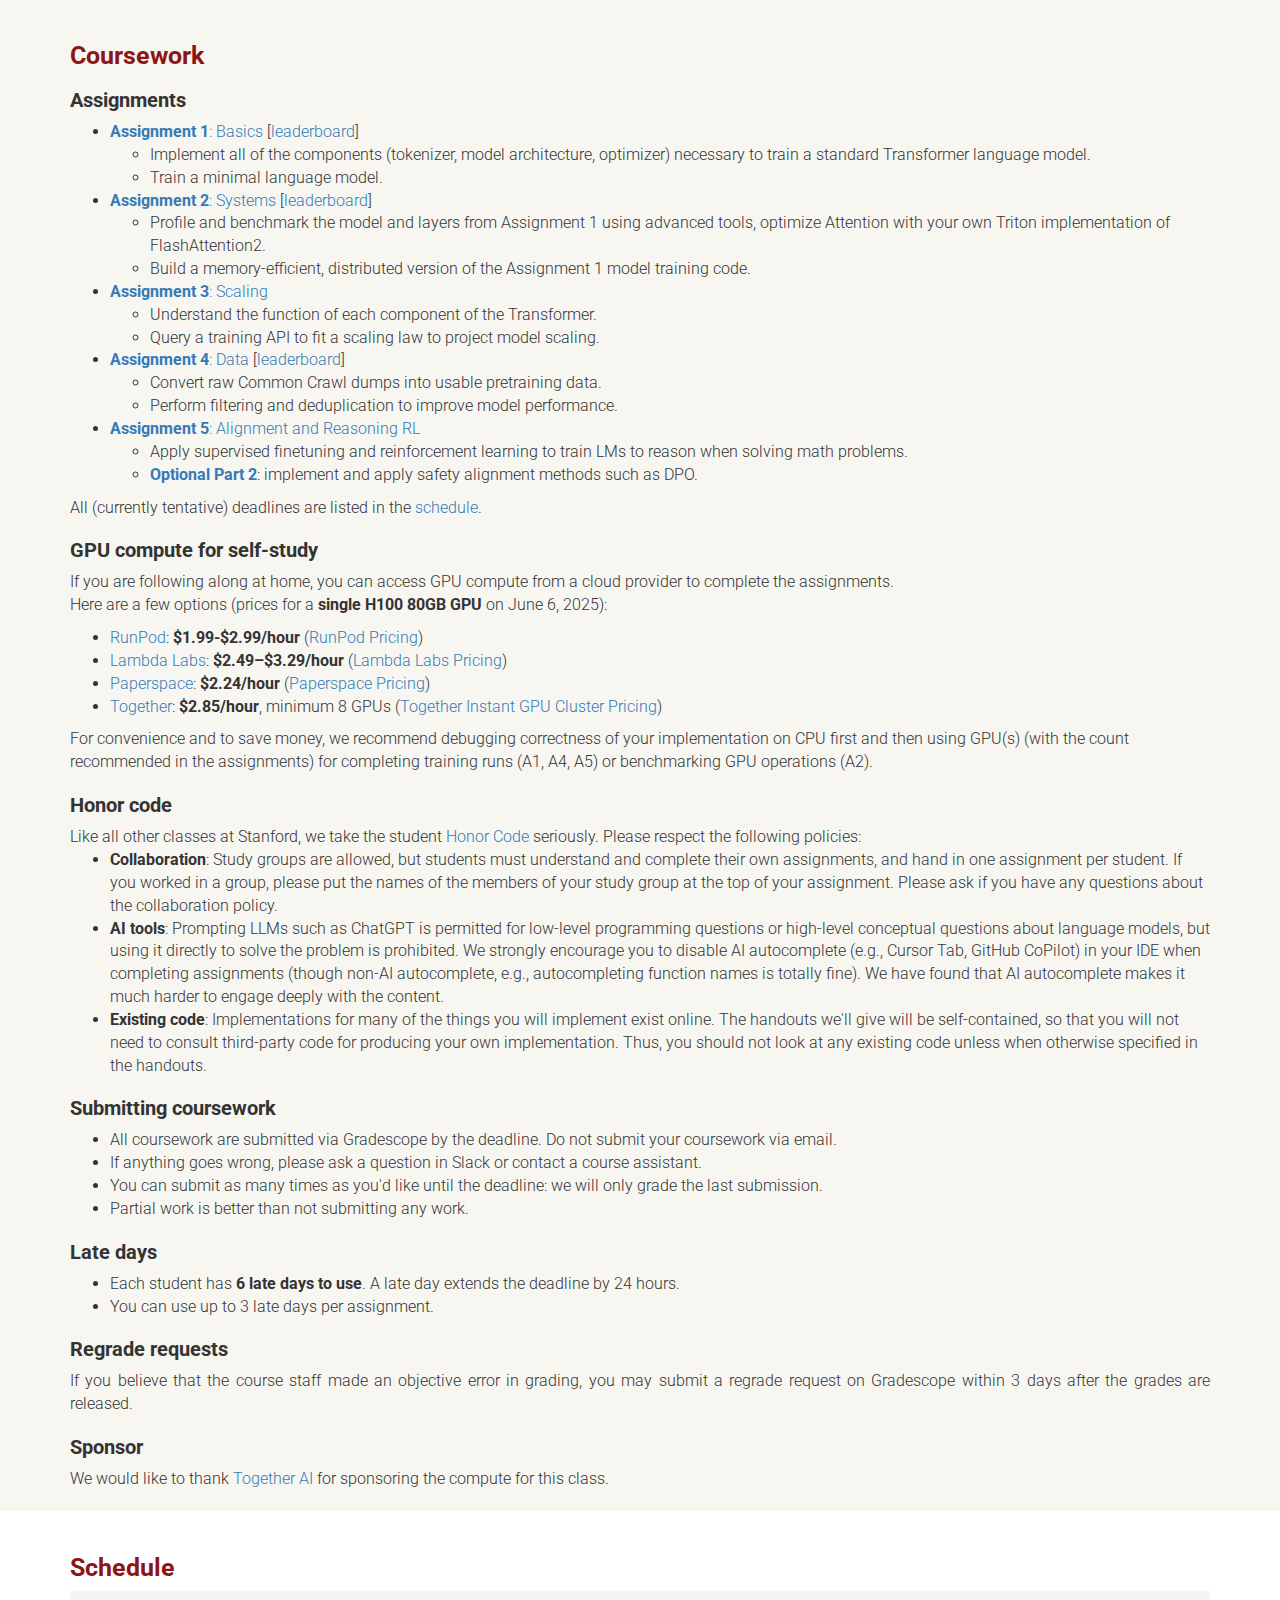
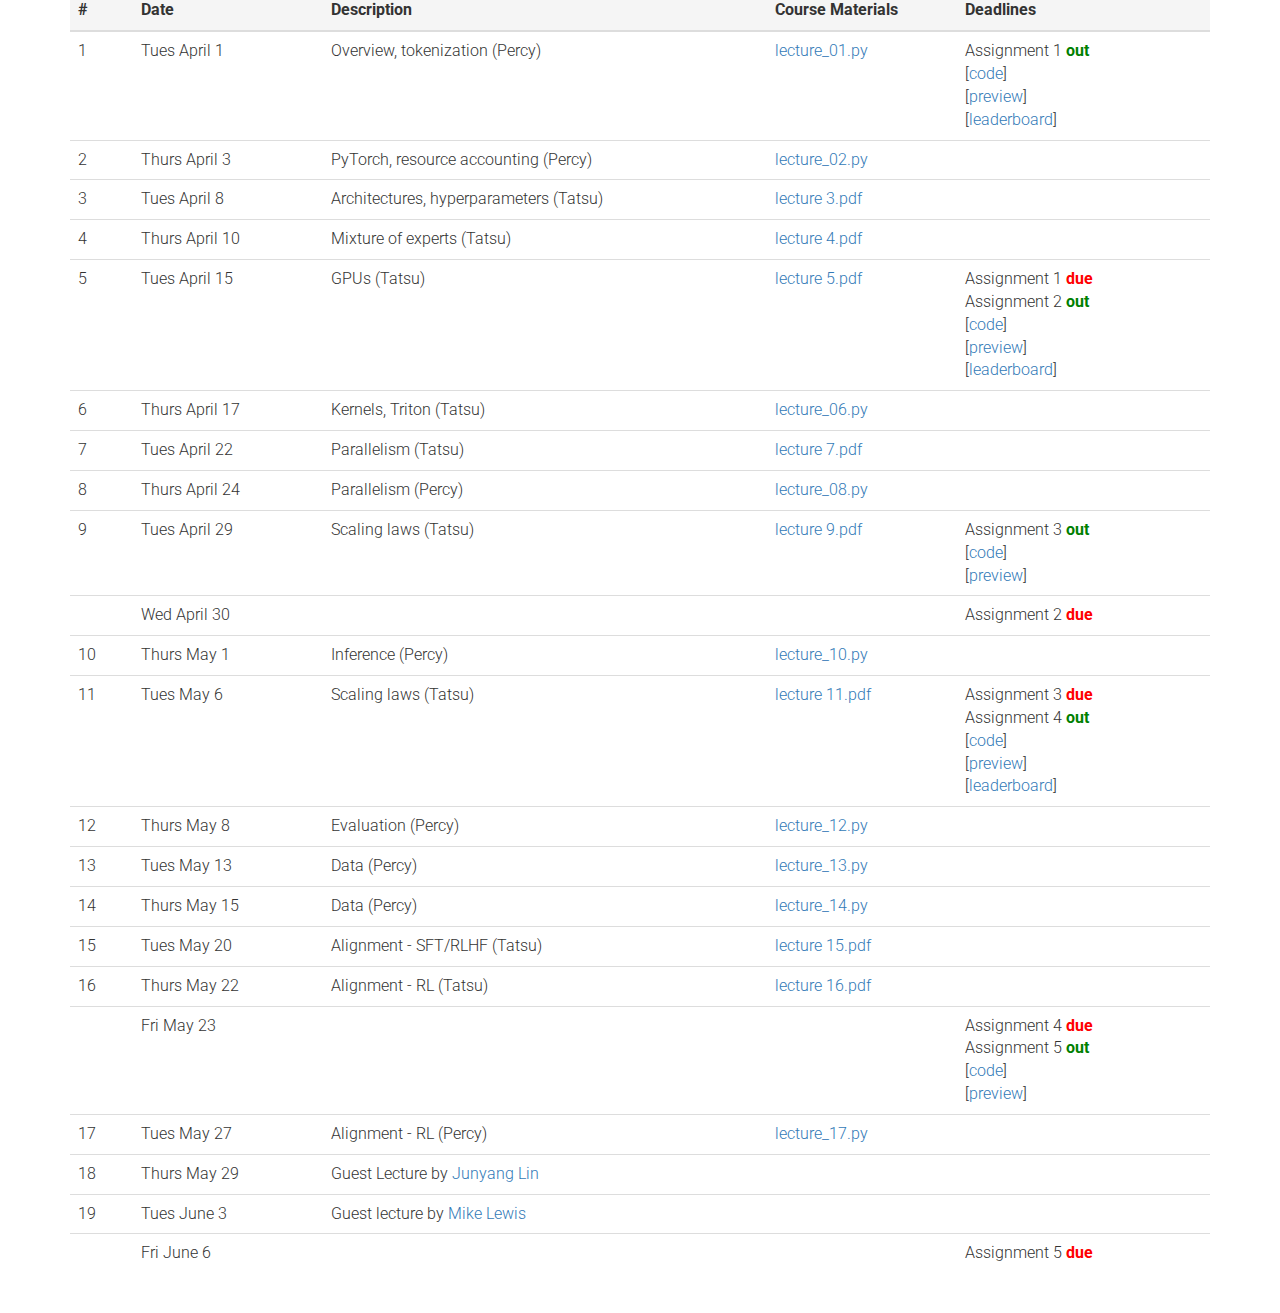
<file: archive/spring2025/index.html>
<!DOCTYPE html>
<html lang="en">
  <head>
    <meta charset="utf-8">
    <meta http-equiv="X-UA-Compatible" content="IE=edge">
    <meta name="viewport" content="width=device-width, initial-scale=1">
    <title>Stanford CS336 | Language Modeling from Scratch (2025)</title>
    <meta
      name="description"
      content="Archived course website for Stanford CS336: Language Modeling from Scratch (Spring 2025), including schedule, assignments, logistics, and materials."
    >
    <meta
      name="robots"
      content="index,follow,max-snippet:-1,max-image-preview:large,max-video-preview:-1"
    >
    <meta name="author" content="Stanford CS336 Staff">
    <link rel="canonical" href="https://stanford-cs336.github.io/spring2025/">
    <meta property="og:locale" content="en_US">
    <meta property="og:type" content="website">
    <meta property="og:title" content="Stanford CS336 | Language Modeling from Scratch (Spring 2025 Archive)">
    <meta
      property="og:description"
      content="Archived course website for Stanford CS336: Language Modeling from Scratch (Spring 2025), including schedule, assignments, logistics, and materials."
    >
    <meta property="og:url" content="https://stanford-cs336.github.io/spring2025/">
    <meta property="og:site_name" content="Stanford CS336">
    <meta
      property="og:image"
      content="https://stanford-cs336.github.io/assets/images/stanford-nlp-logo-new.jpg"
    >
    <meta
      property="og:image:alt"
      content="Stanford CS336 Spring 2025 archived course website"
    >
    <meta name="twitter:card" content="summary_large_image">
    <meta
      name="twitter:title"
      content="Stanford CS336 | Language Modeling from Scratch (Spring 2025 Archive)"
    >
    <meta
      name="twitter:description"
      content="Archived course website for Stanford CS336: Language Modeling from Scratch (Spring 2025), including schedule, assignments, logistics, and materials."
    >
    <meta
      name="twitter:image"
      content="https://stanford-cs336.github.io/assets/images/stanford-nlp-logo-new.jpg"
    >
    <meta
      name="twitter:image:alt"
      content="Stanford CS336 Spring 2025 archived course website"
    >
    <link rel="preconnect" href="https://fonts.googleapis.com">
    <link rel="preconnect" href="https://fonts.gstatic.com" crossorigin>
    <script type="application/ld+json">
      {
        "@context": "https://schema.org",
        "@type": "Course",
        "name": "CS336: Language Modeling from Scratch (Spring 2025)",
        "courseCode": "CS336",
        "description": "Archived Stanford CS336 Spring 2025 materials for a hands-on course on building and understanding modern language models from scratch.",
        "provider": {
          "@type": "CollegeOrUniversity",
          "name": "Stanford University",
          "url": "https://www.stanford.edu"
        },
        "url": "https://stanford-cs336.github.io/spring2025/",
        "inLanguage": "en"
      }
    </script>
    <style>
      #shuffle-container {
        visibility: hidden;
      }
    </style>
    <noscript><style>
      #shuffle-container {
        visibility: visible;
      }
    </style></noscript>
    <script>
      // Shuffle CAs
      document.addEventListener("DOMContentLoaded", function() {
        const container = document.getElementById("shuffle-container");
        const children = Array.from(container.children);

        // 50% chance to shuffle
        if (Math.random() <= 0.5) {
          container.insertBefore(children[4], children[3]);
        }

        // Now unhide them
        container.style.visibility = "visible";
      });
    </script>
    <!-- bootstrap -->
    <link rel="stylesheet" href="https://maxcdn.bootstrapcdn.com/bootstrap/3.2.0/css/bootstrap.min.css">
    <!-- Google fonts -->
    <link href='https://fonts.googleapis.com/css?family=Roboto:400,300' rel='stylesheet' type='text/css'>
    <link rel="stylesheet" type="text/css" href="style.css" />
    <link rel="stylesheet" href="https://maxcdn.bootstrapcdn.com/font-awesome/4.4.0/css/font-awesome.min.css">
  </head>
  <body>
    <!-- <div id="unreleased-message" style="text-align: center;">
      This site is under active construction, and contents are subject to change.
      <br>
      The Spring 2024 offering of the course is <a href="https://stanford-cs336.github.io/spring2024/index.html">archived here</a>.
    </div> -->
    <nav class="navbar navbar-default navbar-fixed-top">
      <div class="container">
        <div class="navbar-header">
          <a class="navbar-brand brand" href="index.html">CS336</a>
          <button type="button" class="navbar-toggle collapsed" data-toggle="collapse" data-target="#bs-example-navbar-collapse-1" aria-expanded="false">
            <span class="icon-bar"></span>
            <span class="icon-bar"></span>
            <span class="icon-bar"></span>
          </button>
        </div>
        <div class="collapse navbar-collapse" id="bs-example-navbar-collapse-1">
          <ul class="nav navbar-nav navbar-right">
            <li class="navbar-right">
              <a href="#coursework">Coursework</a>
            </li>
            <li class="navbar-right">
              <a href="#schedule">Schedule</a>
            </li>
          </ul>
        </div>
      </div>
    </nav>
    <div id="header" style="text-align:center">
      <a href="https://nlp.stanford.edu/">
        <img
          src="/assets/images/stanford-nlp-logo-new.jpg"
          class="logo-left"
          alt="Stanford Natural Language Processing Group logo"
        >
      </a>
      <a href="https://crfm.stanford.edu">
        <img
          src="/assets/images/crfm-rgb.png"
          class="logo-right"
          alt="Stanford Center for Research on Foundation Models logo"
        >
      </a>
      <h1>CS336: Language Modeling from Scratch</h1>
      <h3>Stanford / Spring 2025</h3>
    </div>
    <!-- Intro -->
    <div class="container sec" id="intro">
      <div style="border: 2px solid #8c1515; padding: 15px; border-radius: 5px; margin: 20px 0;">
        <p style="text-align: center;">
        <font style="color: #8c1515; font-weight: bold; font-size: 24px;"> 
          This is the archived website for the Spring 2025 offering of CS336. 
          <br>
          The latest offering is <a href="/">here</a>.
        </font>
        </p>
      </div>
    </div>
    <!-- Staff Info -->
    <div class="container sec" id="people">
      <!-- <div class="row"> -->
      <div class="col" id="shuffle-container">
        <h2>Course Staff</h2>
        <div class="instructor">
          <a href="https://thashim.github.io/">
            <div class="instructorphoto">
              <img src="/assets/images/thashim.jpeg" alt="Tatsunori Hashimoto headshot">
            </div>
            <div>Tatsunori Hashimoto</div>
          </a>
          <div>Instructor</div>
        </div>
        <div class="instructor">
          <a href="https://cs.stanford.edu/~pliang/">
            <div class="instructorphoto">
              <img src="/assets/images/pliang.jpeg" alt="Percy Liang headshot">
            </div>
            <div>Percy Liang</div>
          </a>
          <div>Instructor</div>
        </div>
        <div class="instructor">
          <a href="https://nband.github.io/">
            <div class="instructorphoto">
              <img src="/assets/images/nband.jpg" alt="Neil Band headshot">
            </div>
            <div>Neil Band</div>
          </a>
          <div>CA</div>
        </div>
        <div class="instructor">
          <a href="https://marcel.roed.me">
            <div class="instructorphoto">
              <img src="/assets/images/mroed.jpg" alt="Marcel Rod headshot">
            </div>
            <div>Marcel Rød</div>
          </a>
          <div>CA</div>
        </div>
        <div class="instructor">
          <a href="https://web.stanford.edu/~rohithk/">
            <div class="instructorphoto">
              <img src="/assets/images/rohithk.jpg" alt="Rohith Kuditipudi headshot">
            </div>
            <div>Rohith Kuditipudi</div>
          </a>
          <div>CA</div>
        </div>
      </div>
    </div>
    <!-- Logistics -->
    <div class="sechighlight">
      <div class="container sec" id="logistics">
        <h2>Logistics</h2>
        <ul>
          <li>
            <b>Lectures:</b> Tuesday/Thursday 3:00-4:20pm in <b><a href="https://campus-map.stanford.edu/?srch=NVIDIA+Auditorium">NVIDIA Auditorium</a></b>
          </li>
          <li>
            <b>Office hours:</b>
              <ul>
                <li>Tatsu Hashimoto (Gates 364): Fridays at 3-4pm</li>
                <li>Percy Liang (Gates 350): Fridays at 11am-12pm</li>
                <li>Marcel Rød (Gates 415): Mondays 11am-12pm, Wednesdays 11am-12pm</li>
                <li>Neil Band (Gates 358): Mondays 4-5pm, Tuesdays 5-6pm</li>
                <li>Rohith Kuditipudi (Gates 358): Mondays 10-11am, Wednesdays 10-11am</li>
              </ul>
          </li>
          <li>
            <b>Contact</b>:
            Students should ask <i>all</i> course-related questions in public Slack channels.
            All announcements will also be made in Slack.
            For personal matters,
            email <a href="mailto:cs336-spr2425-staff@lists.stanford.edu">
              <i>cs336-spr2425-staff@lists.stanford.edu</i></a>.
          </li>
        </ul>
      </div>
    </div>
  <!-- Content -->
  <div class="container sec" id="content">
    <h2>Content</h2>
    <h3>What is this course about?</h3>
    <p> Language models serve as the cornerstone of modern natural language processing (NLP) applications and open up a new paradigm of having a single general purpose system address a range of downstream tasks. As the field of artificial intelligence (AI), machine learning (ML), and NLP continues to grow, possessing a deep understanding of language models becomes essential for scientists and engineers alike. This course is designed to provide students with a comprehensive understanding of language models by walking them through the entire process of developing their own. Drawing inspiration from operating systems courses that create an entire operating system from scratch, we will lead students through every aspect of language model creation, including data collection and cleaning for pre-training, transformer model construction, model training, and evaluation before deployment. </p>
    <h3>Prerequisites</h3>
    <ul>
      <li>
        <b>Proficiency in Python</b>
        <p>The majority of class assignments will be in Python.
        Unlike most other AI classes,
        students will be given minimal scaffolding.
        The amount of code you will write will be at least an order of magnitude
        greater than for other classes.
        Therefore, being proficient in Python and software engineering is paramount.</p>
      </li>
      <li>
        <b>Experience with deep learning and systems optimization</b>
        <p> A significant part of the course will involve making neural language models run quickly and efficiently on GPUs across multiple machines. We expect students to be able to have a strong familiarity with PyTorch and know basic systems concepts like the memory hierarchy.
      <li>
        <b>College Calculus, Linear Algebra</b> (e.g. MATH 51, CME 100) <p>You should be comfortable understanding matrix/vector notation and operations.</p>
      </li>
      <li>
        <b>Basic Probability and Statistics</b> (e.g. CS 109 or equivalent) <p>You should know the basics of probabilities, Gaussian distributions, mean, standard deviation, etc.</p>
      </li>
      <li>
        <b>Machine Learning</b> (e.g. CS221, CS229, CS230, CS124, CS224N) <p>You should be comfortable with the basics of machine learning and deep learning.</p>
      </li>
    </ul>
    <p>
    Note that this is a 5-unit class.
    This is a very implementation-heavy class, so please allocate enough time for it.
    </p>
  </div>
  <!-- Coursework -->
  <!-- Note the margin-top:-20px and the <br> serve to make the #coursework hyperlink display correctly (with the h2 header visible) -->
  <div class="sechighlight">
    <div class="container sec" id="coursework" style="margin-top:-20px">
      <br>
      <h2>Coursework</h2>
      <h3>Assignments</h3>
      <ul>
        <li>
          <a href="https://github.com/stanford-cs336/assignment1-basics/tree/main"><b>Assignment 1</b>: Basics</a> 
          [<a href="https://github.com/stanford-cs336/assignment1-basics-leaderboard/tree/master">leaderboard</a>]
        </li>
        <ul>
          <li>Implement all of the components (tokenizer, model architecture, optimizer) necessary to train a standard Transformer language model. </li>
          <li> Train a minimal language model. </li>
        </ul>
	      <li><a href="https://github.com/stanford-cs336/assignment2-systems/tree/main"><b>Assignment 2</b>: Systems</a>
        [<a href="https://github.com/stanford-cs336/assignment2-systems-leaderboard/tree/main">leaderboard</a>]
        </li>
	      <ul>
          <li>Profile and benchmark the model and layers from Assignment 1 using advanced tools, optimize Attention with your own Triton implementation of FlashAttention2.</li>
          <li>Build a memory-efficient, distributed version of the Assignment 1 model training code.</li>
        </ul>
        <li><a href="https://github.com/stanford-cs336/assignment3-scaling/tree/main"><b>Assignment 3</b>: Scaling</a></li>
        <!-- [<a href="https://github.com/stanford-cs336/assignment3-scaling-leaderboard/tree/main">leaderboard</a>] -->
        <ul>
          <!-- <li>Study and understand model initializations and weight + activation dynamics.</li> -->
          <li>Understand the function of each component of the Transformer.</li>
          <li>Query a training API to fit a scaling law to project model scaling.</li>
        </ul>
        <li>
          <a href="https://github.com/stanford-cs336/assignment4-data/tree/main"><b>Assignment 4</b>: Data</a>
          [<a href="https://github.com/stanford-cs336/assignment4-data-leaderboard">leaderboard</a>]
        </li>
        <ul>
          <li>Convert raw Common Crawl dumps into usable pretraining data. </li>
          <li> Perform filtering and deduplication to improve model performance. </li>
        </ul>
        <li><a href="https://github.com/stanford-cs336/assignment5-alignment"><b>Assignment 5</b>: Alignment and Reasoning RL</li></a>
        <ul>
          <li> Apply supervised finetuning and reinforcement learning to train LMs to reason when solving math problems. </li>
          <li>
            <b><a href="https://github.com/stanford-cs336/assignment5-alignment/blob/main/cs336_spring2025_assignment5_supplement_safety_rlhf.pdf">Optional Part 2</a></b>: implement and apply safety alignment methods such as DPO.
          </li>
        </ul>
      </ul>
      All (currently tentative) deadlines are listed in the <a href="#schedule">schedule</a>.

      <h3>GPU compute for self-study</h3>
      <p>
        If you are following along at home, you can access GPU compute from a cloud provider to complete the assignments.
        <br>
        Here are a few options (prices for a <strong>single H100 80GB GPU</strong> on June 6, 2025):
      </p> 
      <ul>
        <li> <a href="https://docs.runpod.io/get-started">RunPod</a>: <strong>$1.99-$2.99/hour</strong> (<a href="https://runpod.io/pricing">RunPod Pricing</a>) </li>
        <li> <a href="https://docs.lambda.ai/public-cloud/on-demand/creating-managing-instances/#launching-instances">Lambda Labs</a>: <strong>$2.49–$3.29/hour</strong> (<a href="https://lambda.ai/pricing">Lambda Labs Pricing</a>) </li>
        <li> <a href="https://docs.digitalocean.com/products/paperspace/deployments/getting-started/quickstart/">Paperspace</a>: <strong>$2.24/hour</strong> (<a href="https://www.paperspace.com/pricing">Paperspace Pricing</a>) </li>
        <li> <a href="https://www.together.ai/blog/instant-gpu-clusters">Together</a>: <strong>$2.85/hour</strong>, minimum 8 GPUs (<a href="https://www.together.ai/blog/instant-gpu-clusters">Together Instant GPU Cluster Pricing</a>) </li>
      </ul>
      For convenience and to save money, we recommend debugging correctness of your implementation on CPU first and then using GPU(s) (with the count recommended in the assignments) for completing training runs (A1, A4, A5) or benchmarking GPU operations (A2).

      <h3>Honor code</h3>
        Like all other classes at Stanford, we take the student <a href="https://ed.stanford.edu/academics/masters-handbook/honor-code">Honor Code</a> seriously.
        Please respect the following policies:
        <ul>
          <li>
            <b>Collaboration</b>: Study groups are allowed, but students must understand and complete their own assignments, and hand in one assignment per student.
            If you worked in a group, please put the names of the members of your study group at the top of your assignment.
            Please ask if you have any questions about the collaboration policy.
          </li>
          <li>
            <b>AI tools</b>: Prompting LLMs such as ChatGPT is permitted for low-level programming questions or high-level conceptual questions about language models, but using it directly to solve the problem is prohibited.

            We strongly encourage you to disable AI autocomplete (e.g., Cursor Tab, GitHub CoPilot) in your IDE when completing assignments (though non-AI autocomplete, e.g., autocompleting function names is totally fine). We have found that AI autocomplete makes it much harder to engage deeply with the content.
          </li>
          <li>
            <b>Existing code</b>: Implementations for many of the things you will implement exist online.
            The handouts we'll give will be self-contained, so that you will not need to consult third-party code for producing your own implementation.
	    Thus, you should not look at any existing code unless when otherwise specified in the handouts.
          </li>
        </ul>

      <h3>Submitting coursework</h3>
      <ul>
        <li>All coursework are submitted via Gradescope by the deadline. Do not submit your coursework via email.</li>
        <li>If anything goes wrong, please ask a question in Slack or contact a course assistant.</li>
        <li>You can submit as many times as you'd like until the deadline: we will only grade the last submission.</li>
        <li>Partial work is better than not submitting any work.</li>
      </ul>
      <h3>Late days</h3>
      <ul>
        <li>Each student has <b>6 late days to use</b>. A late day extends the deadline by 24 hours. </li>
	<li>You can use up to 3 late days per assignment.</li>
      </ul>
      <h3>Regrade requests</h3>
      <p>If you believe that the course staff made an objective error in grading, you may submit a regrade request on Gradescope within 3 days after the grades are released.</p>
      <h3>Sponsor</h3>
      <p>We would like to thank <a href="https://together.ai">Together AI</a> for sponsoring the compute for this class.</p>
    </div>
  </div>
  <!-- Schedule -->
  <!-- Note the margin-top:-20px and the <br> serve to make the #schedule hyperlink display correctly (with the h2 header visible) -->
  <div class="container sec" id="schedule" style="margin-top:-20px">
    <br>
    <h2>Schedule</h2>
    <table class="table">
      <colgroup>
        <col style="width:5%">
        <col style="width:15%">
        <col style="width:35%">
        <col style="width:15%">
        <col style="width:20%">
      </colgroup>
      <thead>
        <tr class="active">
          <th>#</th>
          <th>Date</th>
          <th>Description</th>
          <th>Course Materials</th>
          <th>Deadlines</th>
        </tr>
      </thead>
      <tbody>
        <tr>
          <td> 1 </td>
          <td> Tues April 1 </td>
          <td> Overview, tokenization (Percy) </td>
          <td> <a href="https://stanford-cs336.github.io/spring2025-lectures/?trace=var/traces/lecture_01.json">lecture_01.py</a> </td>
          <td>
            Assignment 1 <b><font color="green">out</font></b>
            <br>
            [<a href="https://github.com/stanford-cs336/assignment1-basics/tree/main">code</a>]
            <br>
            [<a href="https://github.com/stanford-cs336/assignment1-basics/blob/main/cs336_spring2025_assignment1_basics.pdf">preview</a>]
            <br>
            [<a href="https://github.com/stanford-cs336/spring2025-assignment1-basics-leaderboard/tree/master">leaderboard</a>]
          </td>
        </tr>
        <tr>
          <td> 2 </td>
          <td>Thurs April 3</td>
          <td> PyTorch, resource accounting (Percy) </td>
          <td> <a href="https://stanford-cs336.github.io/spring2025-lectures/?trace=var/traces/lecture_02.json">lecture_02.py</a> </td>
          <td></td>
        </tr>
        <tr>
          <td> 3 </td>
          <td> Tues April 8 </td>
          <td> Architectures, hyperparameters (Tatsu) </td>
          <td> <a href="https://github.com/stanford-cs336/spring2025-lectures/blob/e9cb2488fdb53ea37f0e38924ec3a1701925cef3/nonexecutable/2025%20Lecture%203%20-%20architecture.pdf">lecture 3.pdf</a></td>
          <td></td>
        </tr>
        <tr>
          <td> 4 </td>
          <td>Thurs April 10</td>
          <td> Mixture of experts (Tatsu) </td>
          <td> <a href="https://github.com/stanford-cs336/spring2025-lectures/blob/98455ec198c9a88ec1ab2b1c4058662431b54ce3/nonexecutable/2025%20Lecture%204%20-%20MoEs.pdf">lecture 4.pdf</a></td>
          <td></td>
        </tr>
        <tr>
          <td> 5 </td>
          <td>Tues April 15</td>
          <td>GPUs (Tatsu)</td>
          <td> <a href="https://github.com/stanford-cs336/spring2025-lectures/blob/main/nonexecutable/2025%20Lecture%205%20-%20GPUs.pdf">lecture 5.pdf</a></td>
          <td>Assignment 1 <b><font color="red">due</font></b>
          <br/>
          Assignment 2 <b><font color="green">out</font></b>
          <br>
          [<a href="https://github.com/stanford-cs336/assignment2-systems/tree/main">code</a>]
          <br>
          [<a href="https://github.com/stanford-cs336/assignment2-systems/blob/main/cs336_spring2025_assignment2_systems.pdf">preview</a>]
          <br>
          [<a href="https://github.com/stanford-cs336/assignment2-systems-leaderboard/tree/main">leaderboard</a>]
          </td>
        </tr>
        <tr>
          <td> 6 </td>
          <td>Thurs April 17</td>
          <td>Kernels, Triton (Tatsu)</td>
          <td> <a href="https://stanford-cs336.github.io/spring2025-lectures/?trace=var/traces/lecture_06.json">lecture_06.py</a> </td>
          <td></td>
        </tr>
        <tr>
          <td> 7 </td>
          <td>Tues April 22</td>
          <td>Parallelism (Tatsu)</td>
          <td> <a href="https://github.com/stanford-cs336/spring2025-lectures/blob/4eff81bee0a853217209e163936b264f03572b66/nonexecutable/2025%20Lecture%207%20-%20Parallelism%20basics.pdf">lecture 7.pdf</a></td>
          <td></td>
        </tr>
        <tr>
          <td> 8 </td>
          <td>Thurs April 24</td>
          <td>Parallelism (Percy)</td>
          <td> <a href="https://stanford-cs336.github.io/spring2025-lectures/?trace=var/traces/lecture_08.json">lecture_08.py</a> </td>
          <td></td>
        </tr>
        <tr>
          <td> 9 </td>
          <td>Tues April 29</td>
          <td>Scaling laws (Tatsu)</td>
          <td> <a href="https://github.com/stanford-cs336/spring2025-lectures/blob/fb79eb018fa047bf99c4c785dcbbd62fff361e54/nonexecutable/2025%20Lecture%209%20-%20Scaling%20laws%20basics.pdf">lecture 9.pdf</a></td>
          <td>
            <!-- Assignment 2 <b><font color="red">due</font></b> -->
            <!-- <br/> -->
            Assignment 3 <b><font color="green">out</font></b>
            <br>
            [<a href="https://github.com/stanford-cs336/assignment3-scaling/tree/main">code</a>]
            <br>
            [<a href="https://github.com/stanford-cs336/assignment3-scaling/blob/main/cs336_spring2025_assignment3_scaling.pdf">preview</a>]
          </td>
        </tr>
        <tr>
          <td>  </td>
          <td>Wed April 30</td>
          <td></td>
          <!-- <td> <a href="https://github.com/stanford-cs336/spring2025-lectures/blob/main/nonexecutable/Lecture%209%20-%20Scaling%20laws%20basics.pdf">lecture 9.pdf</a></td> -->
          <td></td>
          <td>
            Assignment 2 <b><font color="red">due</font></b>
          </td>
        </tr>
        <tr>
          <td> 10 </td>
          <td>Thurs May 1</td>
          <td>Inference (Percy)</td>
          <td> <a href="https://stanford-cs336.github.io/spring2025-lectures/?trace=var/traces/lecture_10.json">lecture_10.py</a> </td>
          <td></td>
        </tr>
        <tr>
          <td> 11 </td>
          <td>Tues May 6</td>
          <td>Scaling laws (Tatsu)</td>
          <td> <a href="https://github.com/stanford-cs336/spring2025-lectures/blob/00191bba00d6d64621dc46ccaed9122681413a24/nonexecutable/2025%20Lecture%2011%20-%20Scaling%20details.pdf">lecture 11.pdf</a> </td>
          <td>
            Assignment 3 <b><font color="red">due</font></b>
            <br/>
            Assignment 4 <b><font color="green">out</font></b>
            <br>
            [<a href="https://github.com/stanford-cs336/assignment4-data/tree/main">code</a>]
            <br>
            [<a href="https://github.com/stanford-cs336/assignment4-data/blob/main/cs336_spring2025_assignment4_data.pdf">preview</a>]
            <br>
            [<a href="https://github.com/stanford-cs336/assignment4-data-leaderboard">leaderboard</a>]
          </td>
        </tr>
        <tr>
          <td> 12 </td>
          <td>Thurs May 8</td>
          <td>Evaluation (Percy)</td>
          <td> <a href="https://stanford-cs336.github.io/spring2025-lectures/?trace=var/traces/lecture_12.json">lecture_12.py</a> </td>
          <td></td>
        </tr>
        <tr>
          <td> 13 </td>
          <td>Tues May 13</td>
          <td>Data (Percy)</td>
          <td> <a href="https://stanford-cs336.github.io/spring2025-lectures/?trace=var/traces/lecture_13.json">lecture_13.py</a> </td>
          <td></td>
        </tr>
        <tr>
          <td> 14 </td>
          <td>Thurs May 15</td>
          <td>Data (Percy)</td>
          <td> <a href="https://stanford-cs336.github.io/spring2025-lectures/?trace=var/traces/lecture_14.json">lecture_14.py</a> </td>
          <td></td>
        </tr>
        <tr>
          <td> 15 </td>
          <td>Tues May 20</td>
          <td>Alignment - SFT/RLHF (Tatsu)</td>
          <td> <a href="https://github.com/stanford-cs336/spring2025-lectures/blob/61eddac004df975466cff0329b615f2d24230069/nonexecutable/2025%20Lecture%2015%20-%20RLHF%20Alignment.pdf">lecture 15.pdf</a></td>
          <td></td>
        </tr>
        <tr>
          <td> 16 </td>
          <td>Thurs May 22</td>
          <td>Alignment - RL (Tatsu)</td>
          <td> <a href="https://github.com/stanford-cs336/spring2025-lectures/blob/e94e33f433985e57036b25215dff2a4292e67a4f/nonexecutable/2025%20Lecture%2016%20-%20RLVR.pdf">lecture 16.pdf</a></td>
          <!-- <td> <a href="https://github.com/stanford-cs336/spring2025-lectures/blob/main/nonexecutable/Lecture%2016%20-%20Alignment%20by%20RLHF.pdf">lecture 16.pdf</a></td> -->
          <td></td>
        </tr>
        <tr>
          <td>  </td>
          <td>Fri May 23</td>
          <td></td>
          <td></td>
          <td>
            Assignment 4 <b><font color="red">due</font></b>
            <br>
            Assignment 5 <b><font color="green">out</font></b>
            <br>
            [<a href="https://github.com/stanford-cs336/assignment5-alignment">code</a>]
            <br>
            [<a href="https://github.com/stanford-cs336/assignment5-alignment/blob/master/cs336_spring2025_assignment5_alignment.pdf">preview</a>]
          </td>
        </tr>
        <tr>
          <td> 17 </td>
          <td>Tues May 27</td>
          <td>Alignment - RL (Percy)</td>
          <td> <a href="https://stanford-cs336.github.io/spring2025-lectures/?trace=var/traces/lecture_17.json">lecture_17.py</a> </td>
          <td></td>
        </tr>
        <tr>
          <td> 18 </td>
          <td>Thurs May 29</td>
          <td>Guest Lecture by <a href="https://justinlin610.github.io/">Junyang Lin</a></td>
          <td></td>
          <td></td>
        </tr>
        <tr>
          <td> 19 </td>
          <td>Tues June 3</td>
          <td>Guest lecture by <a href="https://ai.meta.com/people/209431298931133/mike-lewis/">Mike Lewis</a></td>
          <td></td>
          <td></td>
        </tr>
        <tr>
          <td>  </td>
          <td>Fri June 6</td>
          <td></td>
          <td></td>
          <td>
            Assignment 5 <b><font color="red">due</font></b>
          </td>
        </tr>
      </tbody>
    </table>
  </div>
  <!-- jQuery and Bootstrap -->
  <script src="https://ajax.googleapis.com/ajax/libs/jquery/1.11.1/jquery.min.js"></script>
  <script src="https://maxcdn.bootstrapcdn.com/bootstrap/3.2.0/js/bootstrap.min.js"></script>
  
  <!-- Add whitespace to ensure schedule is visible when banner is active -->
  <!-- <div style="height: 200px;"></div> -->
  </body>
</html>
</file>
<file: spring2024/style.css>
body {
  font-family: 'Roboto', sans-serif;
  font-weight: 300;
  font-size: 16px;
  padding-top: 70px;
}

p {
  text-align: justify;
}

#header {
  margin-top: 20px;
  margin-bottom: 20px;
}

h1 {
  font-size: 30px;
  font-weight: 300;
  text-align: center;
}

h2 {
  font-size: 25px;
  /* font-weight: 300; */
  font-weight: bold;
  color: #8c1515;
}

h3 {
  font-size: 20px;
  font-weight: bold;
}

.lhead {
  font-weight: normal;
  margin-top: 5px;
}

.litem {
  margin-top: 5px;
}

#footer {
  height: 100px;
  padding-top: 50px;
  text-align: center;
  position: relative;
}

.instructorphoto img {
  width: 120px;
  height: 120px;
  object-fit: cover;
  border-radius: 100px;
  margin-bottom: 10px;
}

.logo-left {
  height:60px;
  float: left;
  margin-left: 50px;
}

.logo-right {
  height:60px;
  float: right;
  margin-right: 50px;
}

.instructor {
  display: inline-block;
  width: 140px;
  text-align: center;
  margin-right: 20px;
  margin-bottom: 5px;
  font-size: 14px;
}

.sec {
  margin-bottom: 10px;
  padding-top: 10px;
  padding-bottom: 10px;
}

.sechighlight {
  background-color: #f7f6f1;
}

.tt {
  color: #060;
  display: inline-block;
}

#inputlayer {
  width: 65px;
}

.layer {
  width: 35px;
  display: inline-block;
  vertical-align: middle;
  margin-left: 10px;
  margin-bottom: 5px;
}

.actmap {
  display: block;
  border: 2px solid #FFF;
}

#convnetvis {
  text-align: center;
}

.pp {
  color: white;
  text-align: left;
  padding: 5px;
  height: 32px;
  margin: 2px;
  background-color: rgb(85,187,85);
  overflow: visible !important;
}

#convask {
  position: absolute;
  top: 360px;
  right: 16px;
  color: white;
  font-size: 25px;
  cursor: pointer;
}

#explain {
  display: none;
  background-color: #FF9;
  border-radius: 10px;
  margin: 10px;
  padding: 10px;
}
.qq {
  color: #060;
}
.qa {
  font-style: italic;
}
.qqa {
  margin-bottom: 20px;
}
.spanh {
  font-weight: normal;
}

#coursedesc {
  text-align: justify;
}

#classicons {
  position: absolute;
  bottom: 20px;
  right: 20px;
}

.bold { font-weight: bold; }
.red { color: #FF0000; }

/* Navbar color / spacing */
.navbar-default {
  background-color: #8c1515;
  border-color: #c0392b;
  text-align: center;
}
.navbar-default .navbar-brand {
  color: #ecf0f1;
  font-weight: bold;
}
.navbar-default .navbar-brand:hover,
.navbar-default .navbar-brand:focus {
  color: #fbcbcc;
}
.navbar-default .navbar-text {
  color: #ecf0f1;
}
.navbar-default .navbar-collapse > ul {
  width: 80%;
}
.navbar-default .navbar-collapse > ul > li {
  width: 16%;
}
.navbar-default .navbar-nav > li > a {
  color: #ecf0f1;
}
.navbar-default .navbar-nav > li > a:hover,
.navbar-default .navbar-nav > li > a:focus {
  color: #fbcbcc;
}
.navbar-default .navbar-nav > .active > a,
.navbar-default .navbar-nav > .active > a:hover,
.navbar-default .navbar-nav > .active > a:focus {
  color: #fbcbcc;
  background-color: #c0392b;
}
.navbar-default .navbar-nav > .open > a,
.navbar-default .navbar-nav > .open > a:hover,
.navbar-default .navbar-nav > .open > a:focus {
  color: #fbcbcc;
  background-color: #c0392b;
}
.navbar-default .navbar-toggle {
  border-color: #c0392b;
}
.navbar-default .navbar-toggle:hover,
.navbar-default .navbar-toggle:focus {
  background-color: #c0392b;
}
.navbar-default .navbar-toggle .icon-bar {
  background-color: #ecf0f1;
}
.navbar-default .navbar-collapse,
.navbar-default .navbar-form {
  border-color: #ecf0f1;
}
.navbar-default .navbar-link {
  color: #ecf0f1;
}
.navbar-default .navbar-link:hover {
  color: #fbcbcc;
}

/* Handle formatting on mobile */
@media (max-width: 767px) {
  .navbar-default .navbar-collapse > ul > li {
    width: 100%;
    text-align: left;
  }

  /* Force table to not be like tables anymore */
  table, thead, tbody, th, td, tr {
    display: block;
  }

  /* Hide table headers (but not display: none;, for accessibility) */
  thead tr {
    position: absolute;
    top: -9999px;
    left: -9999px;
  }

  /* Make each row look like a card */
  table tr {
    margin-bottom: 20px;
    border-bottom: 2px solid #ddd;
    box-shadow: 2px 2px 1px #dadada;
  }

  tr { border: 1px solid #ccc; }

  /* Behave  like a "row" */
  td {
    border: none;
    border-bottom: 1px solid #eee;
    position: relative;
    padding-left: 50%;
  }

  /* Position table header as data labels */
  td:before {
    top: 6px;
    left: 6px;
    width: 45%;
    padding-right: 10px;
    white-space: nowrap;
  }

  /* Label the data */
  #schedule td:nth-of-type(1) { font-weight: 500; }
  #schedule td:nth-of-type(1):before {
    content: "Date:";
    font-weight: 300;
  }
  #schedule td:nth-of-type(2) { font-weight: 500; }
  #schedule td:nth-of-type(2):before {
    content: "Description:";
    font-weight: 300;
  }
  #schedule td:nth-of-type(4):before { content: "Events:"; }
  #schedule td:nth-of-type(5):before { content: "Deadlines:"; }
}
</file>
<file: spring2025/style.css>
body {
  font-family: 'Roboto', sans-serif;
  font-weight: 300;
  font-size: 16px;
  padding-top: 70px;
}

p {
  text-align: justify;
}

#header {
  margin-top: 20px;
  margin-bottom: 20px;
}

h1 {
  font-size: 30px;
  font-weight: 300;
  text-align: center;
}

h2 {
  font-size: 25px;
  /* font-weight: 300; */
  font-weight: bold;
  color: #8c1515;
}

h3 {
  font-size: 20px;
  font-weight: bold;
}

.lhead {
  font-weight: normal;
  margin-top: 5px;
}

.litem {
  margin-top: 5px;
}

#footer {
  height: 100px;
  padding-top: 50px;
  text-align: center;
  position: relative;
}

.instructorphoto img {
  width: 120px;
  height: 120px;
  object-fit: cover;
  border-radius: 100px;
  margin-bottom: 10px;
}

.logo-left {
  height:60px;
  float: left;
  margin-left: 50px;
}

.logo-right {
  height:60px;
  float: right;
  margin-right: 50px;
}

.instructor {
  display: inline-block;
  width: 140px;
  text-align: center;
  margin-right: 20px;
  margin-bottom: 5px;
  font-size: 14px;
}

.sec {
  margin-bottom: 10px;
  padding-top: 10px;
  padding-bottom: 10px;
}

.sechighlight {
  background-color: #f7f6f1;
}

.tt {
  color: #060;
  display: inline-block;
}

#inputlayer {
  width: 65px;
}

.layer {
  width: 35px;
  display: inline-block;
  vertical-align: middle;
  margin-left: 10px;
  margin-bottom: 5px;
}

.actmap {
  display: block;
  border: 2px solid #FFF;
}

#convnetvis {
  text-align: center;
}

.pp {
  color: white;
  text-align: left;
  padding: 5px;
  height: 32px;
  margin: 2px;
  background-color: rgb(85,187,85);
  overflow: visible !important;
}

#convask {
  position: absolute;
  top: 360px;
  right: 16px;
  color: white;
  font-size: 25px;
  cursor: pointer;
}

#explain {
  display: none;
  background-color: #FF9;
  border-radius: 10px;
  margin: 10px;
  padding: 10px;
}
.qq {
  color: #060;
}
.qa {
  font-style: italic;
}
.qqa {
  margin-bottom: 20px;
}
.spanh {
  font-weight: normal;
}

#coursedesc {
  text-align: justify;
}

#classicons {
  position: absolute;
  bottom: 20px;
  right: 20px;
}

.bold { font-weight: bold; }
.red { color: #FF0000; }

/* Navbar color / spacing */
.navbar-default {
  background-color: #8c1515;
  border-color: #c0392b;
  text-align: center;
}
.navbar-default .navbar-brand {
  color: #ecf0f1;
  font-weight: bold;
}
.navbar-default .navbar-brand:hover,
.navbar-default .navbar-brand:focus {
  color: #fbcbcc;
}
.navbar-default .navbar-text {
  color: #ecf0f1;
}
.navbar-default .navbar-collapse > ul {
  width: 80%;
}
.navbar-default .navbar-collapse > ul > li {
  width: 16%;
}
.navbar-default .navbar-nav > li > a {
  color: #ecf0f1;
}
.navbar-default .navbar-nav > li > a:hover,
.navbar-default .navbar-nav > li > a:focus {
  color: #fbcbcc;
}
.navbar-default .navbar-nav > .active > a,
.navbar-default .navbar-nav > .active > a:hover,
.navbar-default .navbar-nav > .active > a:focus {
  color: #fbcbcc;
  background-color: #c0392b;
}
.navbar-default .navbar-nav > .open > a,
.navbar-default .navbar-nav > .open > a:hover,
.navbar-default .navbar-nav > .open > a:focus {
  color: #fbcbcc;
  background-color: #c0392b;
}
.navbar-default .navbar-toggle {
  border-color: #c0392b;
}
.navbar-default .navbar-toggle:hover,
.navbar-default .navbar-toggle:focus {
  background-color: #c0392b;
}
.navbar-default .navbar-toggle .icon-bar {
  background-color: #ecf0f1;
}
.navbar-default .navbar-collapse,
.navbar-default .navbar-form {
  border-color: #ecf0f1;
}
.navbar-default .navbar-link {
  color: #ecf0f1;
}
.navbar-default .navbar-link:hover {
  color: #fbcbcc;
}

/* Handle formatting on mobile */
@media (max-width: 767px) {
  .navbar-default .navbar-collapse > ul > li {
    width: 100%;
    text-align: left;
  }

  /* Force table to not be like tables anymore */
  table, thead, tbody, th, td, tr {
    display: block;
  }

  /* Hide table headers (but not display: none;, for accessibility) */
  thead tr {
    position: absolute;
    top: -9999px;
    left: -9999px;
  }

  /* Make each row look like a card */
  table tr {
    margin-bottom: 20px;
    border-bottom: 2px solid #ddd;
    box-shadow: 2px 2px 1px #dadada;
  }

  tr { border: 1px solid #ccc; }

  /* Behave  like a "row" */
  td {
    border: none;
    border-bottom: 1px solid #eee;
    position: relative;
    padding-left: 50%;
  }

  /* Position table header as data labels */
  td:before {
    top: 6px;
    left: 6px;
    width: 45%;
    padding-right: 10px;
    white-space: nowrap;
  }

  /* Label the data */
  #schedule td:nth-of-type(1) { font-weight: 500; }
  #schedule td:nth-of-type(1):before {
    content: "Date:";
    font-weight: 300;
  }
  #schedule td:nth-of-type(2) { font-weight: 500; }
  #schedule td:nth-of-type(2):before {
    content: "Description:";
    font-weight: 300;
  }
  #schedule td:nth-of-type(4):before { content: "Events:"; }
  #schedule td:nth-of-type(5):before { content: "Deadlines:"; }
}

#unreleased-message {
  background: #d62728;
  box-sizing: border-box;
  color: #fff;
  font-weight: bold;
  text-align: center;
  left: 0;
  min-height: 3em;
  padding: 0.5em;
  position: fixed;
  bottom: 0;
  width: 100%;
  z-index: 10000;
}
#unreleased-message + div {
  margin-top: 3em;
}
#unreleased-message a {
  color: #fff;
  text-decoration:underline;
}
</file>
<file: archive/spring2024/style.css>
body {
  font-family: 'Roboto', sans-serif;
  font-weight: 300;
  font-size: 16px;
  padding-top: 70px;
}

p {
  text-align: justify;
}

#header {
  margin-top: 20px;
  margin-bottom: 20px;
}

h1 {
  font-size: 30px;
  font-weight: 300;
  text-align: center;
}

h2 {
  font-size: 25px;
  /* font-weight: 300; */
  font-weight: bold;
  color: #8c1515;
}

h3 {
  font-size: 20px;
  font-weight: bold;
}

.lhead {
  font-weight: normal;
  margin-top: 5px;
}

.litem {
  margin-top: 5px;
}

#footer {
  height: 100px;
  padding-top: 50px;
  text-align: center;
  position: relative;
}

.instructorphoto img {
  width: 120px;
  height: 120px;
  object-fit: cover;
  border-radius: 100px;
  margin-bottom: 10px;
}

.logo-left {
  height:60px;
  float: left;
  margin-left: 50px;
}

.logo-right {
  height:60px;
  float: right;
  margin-right: 50px;
}

.instructor {
  display: inline-block;
  width: 140px;
  text-align: center;
  margin-right: 20px;
  margin-bottom: 5px;
  font-size: 14px;
}

.sec {
  margin-bottom: 10px;
  padding-top: 10px;
  padding-bottom: 10px;
}

.sechighlight {
  background-color: #f7f6f1;
}

.tt {
  color: #060;
  display: inline-block;
}

#inputlayer {
  width: 65px;
}

.layer {
  width: 35px;
  display: inline-block;
  vertical-align: middle;
  margin-left: 10px;
  margin-bottom: 5px;
}

.actmap {
  display: block;
  border: 2px solid #FFF;
}

#convnetvis {
  text-align: center;
}

.pp {
  color: white;
  text-align: left;
  padding: 5px;
  height: 32px;
  margin: 2px;
  background-color: rgb(85,187,85);
  overflow: visible !important;
}

#convask {
  position: absolute;
  top: 360px;
  right: 16px;
  color: white;
  font-size: 25px;
  cursor: pointer;
}

#explain {
  display: none;
  background-color: #FF9;
  border-radius: 10px;
  margin: 10px;
  padding: 10px;
}
.qq {
  color: #060;
}
.qa {
  font-style: italic;
}
.qqa {
  margin-bottom: 20px;
}
.spanh {
  font-weight: normal;
}

#coursedesc {
  text-align: justify;
}

#classicons {
  position: absolute;
  bottom: 20px;
  right: 20px;
}

.bold { font-weight: bold; }
.red { color: #FF0000; }

/* Navbar color / spacing */
.navbar-default {
  background-color: #8c1515;
  border-color: #c0392b;
  text-align: center;
}
.navbar-default .navbar-brand {
  color: #ecf0f1;
  font-weight: bold;
}
.navbar-default .navbar-brand:hover,
.navbar-default .navbar-brand:focus {
  color: #fbcbcc;
}
.navbar-default .navbar-text {
  color: #ecf0f1;
}
.navbar-default .navbar-collapse > ul {
  width: 80%;
}
.navbar-default .navbar-collapse > ul > li {
  width: 16%;
}
.navbar-default .navbar-nav > li > a {
  color: #ecf0f1;
}
.navbar-default .navbar-nav > li > a:hover,
.navbar-default .navbar-nav > li > a:focus {
  color: #fbcbcc;
}
.navbar-default .navbar-nav > .active > a,
.navbar-default .navbar-nav > .active > a:hover,
.navbar-default .navbar-nav > .active > a:focus {
  color: #fbcbcc;
  background-color: #c0392b;
}
.navbar-default .navbar-nav > .open > a,
.navbar-default .navbar-nav > .open > a:hover,
.navbar-default .navbar-nav > .open > a:focus {
  color: #fbcbcc;
  background-color: #c0392b;
}
.navbar-default .navbar-toggle {
  border-color: #c0392b;
}
.navbar-default .navbar-toggle:hover,
.navbar-default .navbar-toggle:focus {
  background-color: #c0392b;
}
.navbar-default .navbar-toggle .icon-bar {
  background-color: #ecf0f1;
}
.navbar-default .navbar-collapse,
.navbar-default .navbar-form {
  border-color: #ecf0f1;
}
.navbar-default .navbar-link {
  color: #ecf0f1;
}
.navbar-default .navbar-link:hover {
  color: #fbcbcc;
}

/* Handle formatting on mobile */
@media (max-width: 767px) {
  .navbar-default .navbar-collapse > ul > li {
    width: 100%;
    text-align: left;
  }

  /* Force table to not be like tables anymore */
  table, thead, tbody, th, td, tr {
    display: block;
  }

  /* Hide table headers (but not display: none;, for accessibility) */
  thead tr {
    position: absolute;
    top: -9999px;
    left: -9999px;
  }

  /* Make each row look like a card */
  table tr {
    margin-bottom: 20px;
    border-bottom: 2px solid #ddd;
    box-shadow: 2px 2px 1px #dadada;
  }

  tr { border: 1px solid #ccc; }

  /* Behave  like a "row" */
  td {
    border: none;
    border-bottom: 1px solid #eee;
    position: relative;
    padding-left: 50%;
  }

  /* Position table header as data labels */
  td:before {
    top: 6px;
    left: 6px;
    width: 45%;
    padding-right: 10px;
    white-space: nowrap;
  }

  /* Label the data */
  #schedule td:nth-of-type(1) { font-weight: 500; }
  #schedule td:nth-of-type(1):before {
    content: "Date:";
    font-weight: 300;
  }
  #schedule td:nth-of-type(2) { font-weight: 500; }
  #schedule td:nth-of-type(2):before {
    content: "Description:";
    font-weight: 300;
  }
  #schedule td:nth-of-type(4):before { content: "Events:"; }
  #schedule td:nth-of-type(5):before { content: "Deadlines:"; }
}
</file>
<file: archive/spring2025/style.css>
body {
  font-family: 'Roboto', sans-serif;
  font-weight: 300;
  font-size: 16px;
  padding-top: 70px;
}

p {
  text-align: justify;
}

#header {
  margin-top: 20px;
  margin-bottom: 20px;
}

h1 {
  font-size: 30px;
  font-weight: 300;
  text-align: center;
}

h2 {
  font-size: 25px;
  /* font-weight: 300; */
  font-weight: bold;
  color: #8c1515;
}

h3 {
  font-size: 20px;
  font-weight: bold;
}

.lhead {
  font-weight: normal;
  margin-top: 5px;
}

.litem {
  margin-top: 5px;
}

#footer {
  height: 100px;
  padding-top: 50px;
  text-align: center;
  position: relative;
}

.instructorphoto img {
  width: 120px;
  height: 120px;
  object-fit: cover;
  border-radius: 100px;
  margin-bottom: 10px;
}

.logo-left {
  height:60px;
  float: left;
  margin-left: 50px;
}

.logo-right {
  height:60px;
  float: right;
  margin-right: 50px;
}

.instructor {
  display: inline-block;
  width: 140px;
  text-align: center;
  margin-right: 20px;
  margin-bottom: 5px;
  font-size: 14px;
}

.sec {
  margin-bottom: 10px;
  padding-top: 10px;
  padding-bottom: 10px;
}

.sechighlight {
  background-color: #f7f6f1;
}

.tt {
  color: #060;
  display: inline-block;
}

#inputlayer {
  width: 65px;
}

.layer {
  width: 35px;
  display: inline-block;
  vertical-align: middle;
  margin-left: 10px;
  margin-bottom: 5px;
}

.actmap {
  display: block;
  border: 2px solid #FFF;
}

#convnetvis {
  text-align: center;
}

.pp {
  color: white;
  text-align: left;
  padding: 5px;
  height: 32px;
  margin: 2px;
  background-color: rgb(85,187,85);
  overflow: visible !important;
}

#convask {
  position: absolute;
  top: 360px;
  right: 16px;
  color: white;
  font-size: 25px;
  cursor: pointer;
}

#explain {
  display: none;
  background-color: #FF9;
  border-radius: 10px;
  margin: 10px;
  padding: 10px;
}
.qq {
  color: #060;
}
.qa {
  font-style: italic;
}
.qqa {
  margin-bottom: 20px;
}
.spanh {
  font-weight: normal;
}

#coursedesc {
  text-align: justify;
}

#classicons {
  position: absolute;
  bottom: 20px;
  right: 20px;
}

.bold { font-weight: bold; }
.red { color: #FF0000; }

/* Navbar color / spacing */
.navbar-default {
  background-color: #8c1515;
  border-color: #c0392b;
  text-align: center;
}
.navbar-default .navbar-brand {
  color: #ecf0f1;
  font-weight: bold;
}
.navbar-default .navbar-brand:hover,
.navbar-default .navbar-brand:focus {
  color: #fbcbcc;
}
.navbar-default .navbar-text {
  color: #ecf0f1;
}
.navbar-default .navbar-collapse > ul {
  width: 80%;
}
.navbar-default .navbar-collapse > ul > li {
  width: 16%;
}
.navbar-default .navbar-nav > li > a {
  color: #ecf0f1;
}
.navbar-default .navbar-nav > li > a:hover,
.navbar-default .navbar-nav > li > a:focus {
  color: #fbcbcc;
}
.navbar-default .navbar-nav > .active > a,
.navbar-default .navbar-nav > .active > a:hover,
.navbar-default .navbar-nav > .active > a:focus {
  color: #fbcbcc;
  background-color: #c0392b;
}
.navbar-default .navbar-nav > .open > a,
.navbar-default .navbar-nav > .open > a:hover,
.navbar-default .navbar-nav > .open > a:focus {
  color: #fbcbcc;
  background-color: #c0392b;
}
.navbar-default .navbar-toggle {
  border-color: #c0392b;
}
.navbar-default .navbar-toggle:hover,
.navbar-default .navbar-toggle:focus {
  background-color: #c0392b;
}
.navbar-default .navbar-toggle .icon-bar {
  background-color: #ecf0f1;
}
.navbar-default .navbar-collapse,
.navbar-default .navbar-form {
  border-color: #ecf0f1;
}
.navbar-default .navbar-link {
  color: #ecf0f1;
}
.navbar-default .navbar-link:hover {
  color: #fbcbcc;
}

/* Handle formatting on mobile */
@media (max-width: 767px) {
  .navbar-default .navbar-collapse > ul > li {
    width: 100%;
    text-align: left;
  }

  /* Force table to not be like tables anymore */
  table, thead, tbody, th, td, tr {
    display: block;
  }

  /* Hide table headers (but not display: none;, for accessibility) */
  thead tr {
    position: absolute;
    top: -9999px;
    left: -9999px;
  }

  /* Make each row look like a card */
  table tr {
    margin-bottom: 20px;
    border-bottom: 2px solid #ddd;
    box-shadow: 2px 2px 1px #dadada;
  }

  tr { border: 1px solid #ccc; }

  /* Behave  like a "row" */
  td {
    border: none;
    border-bottom: 1px solid #eee;
    position: relative;
    padding-left: 50%;
  }

  /* Position table header as data labels */
  td:before {
    top: 6px;
    left: 6px;
    width: 45%;
    padding-right: 10px;
    white-space: nowrap;
  }

  /* Label the data */
  #schedule td:nth-of-type(1) { font-weight: 500; }
  #schedule td:nth-of-type(1):before {
    content: "Date:";
    font-weight: 300;
  }
  #schedule td:nth-of-type(2) { font-weight: 500; }
  #schedule td:nth-of-type(2):before {
    content: "Description:";
    font-weight: 300;
  }
  #schedule td:nth-of-type(4):before { content: "Events:"; }
  #schedule td:nth-of-type(5):before { content: "Deadlines:"; }
}

#unreleased-message {
  background: #d62728;
  box-sizing: border-box;
  color: #fff;
  font-weight: bold;
  text-align: center;
  left: 0;
  min-height: 3em;
  padding: 0.5em;
  position: fixed;
  bottom: 0;
  width: 100%;
  z-index: 10000;
}
#unreleased-message + div {
  margin-top: 3em;
}
#unreleased-message a {
  color: #fff;
  text-decoration:underline;
}
</file>
